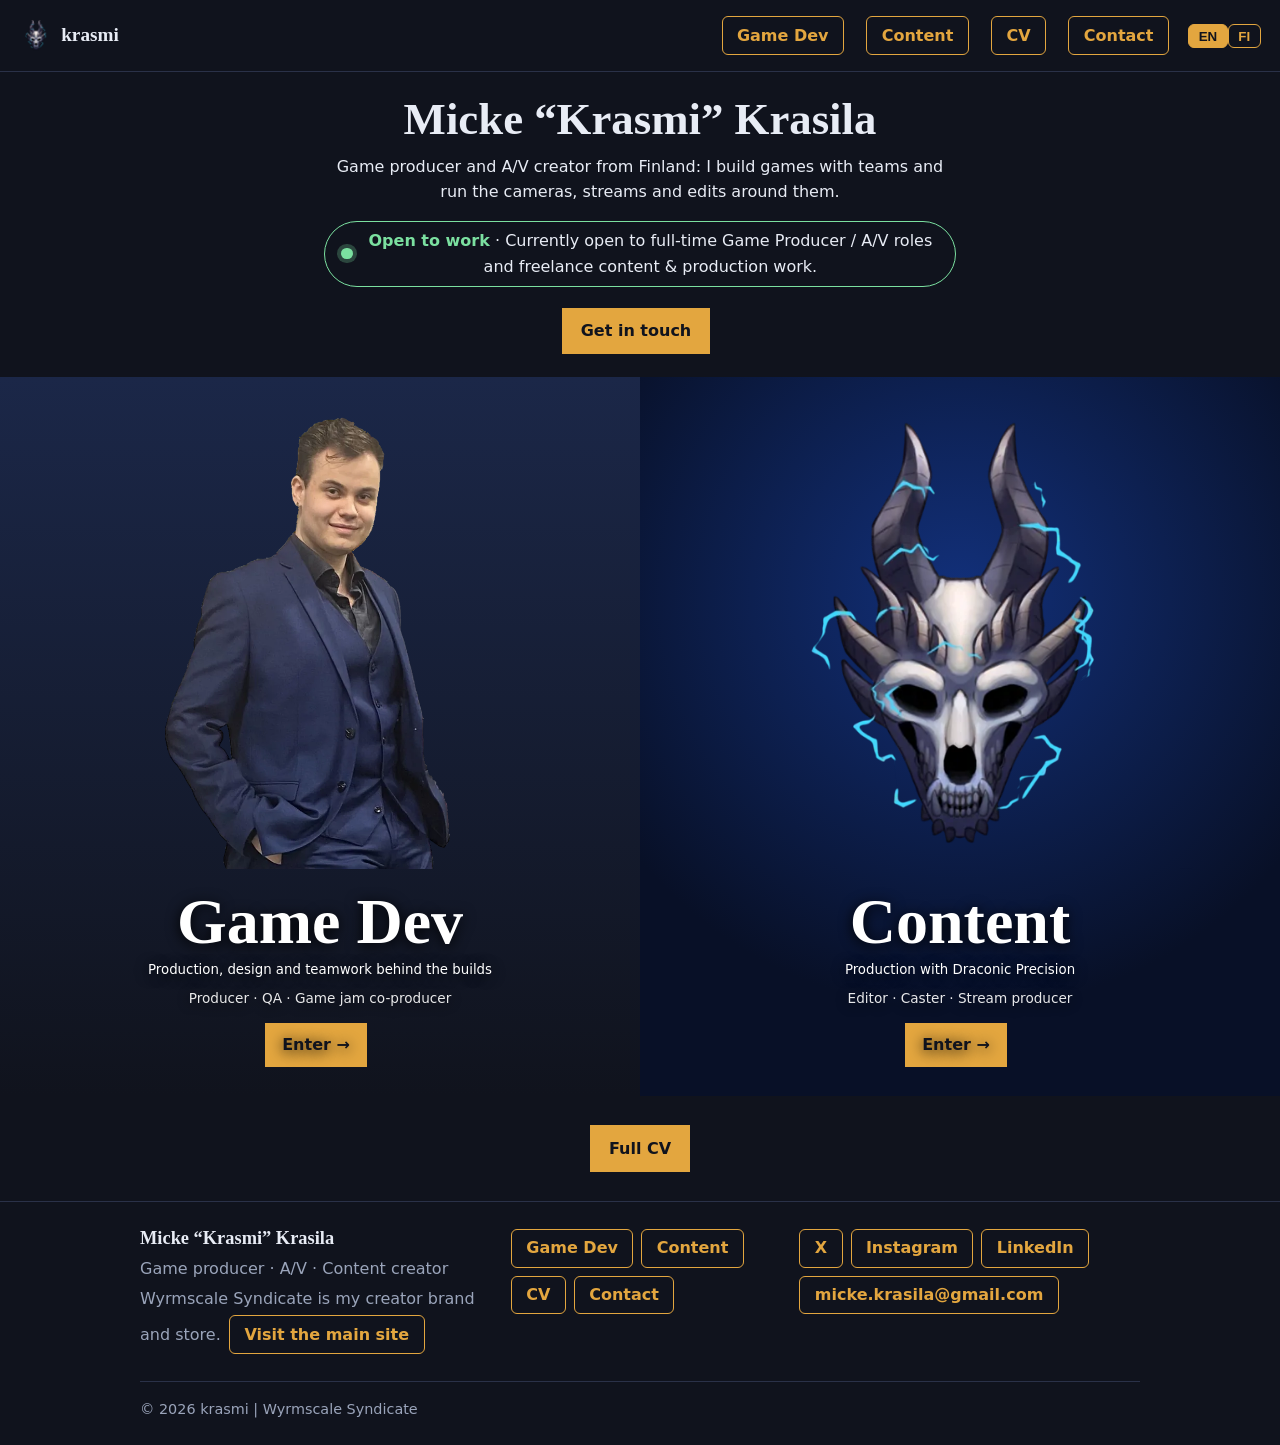
<file: index.html>
<!doctype html><html lang="en"><head><meta charset="utf-8"><meta name="viewport" content="width=device-width,initial-scale=1">
<title>Krasmi (Micke Krasila) – Game Producer &amp; A/V Content Creator</title><meta name="description" content="Portfolio of Micke Krasila (Krasmi): game production, live broadcast and content creation from Finland."><link rel="canonical" href="https://krasmi.wyrmscalesyndicate.com/"><meta property="og:url" content="https://krasmi.wyrmscalesyndicate.com/"><meta property="og:type" content="website"><meta property="og:site_name" content="Krasmi | Wyrmscale Syndicate"><meta property="og:locale" content="en_US"><meta property="og:locale:alternate" content="fi_FI"><meta property="og:title" content="Krasmi (Micke Krasila) – Game Producer &amp; A/V Content Creator"><meta property="og:description" content="Portfolio of Micke Krasila (Krasmi): game production, live broadcast and content creation from Finland."><meta property="og:image" content="https://krasmi.wyrmscalesyndicate.com/assets/og-home.jpg"><meta property="og:image:width" content="1200"><meta property="og:image:height" content="630"><meta property="og:image:alt" content="Krasmi: game producer and A/V content creator, Game Dev and Content"><meta name="twitter:card" content="summary_large_image"><meta name="twitter:title" content="Krasmi (Micke Krasila) – Game Producer &amp; A/V Content Creator"><meta name="twitter:description" content="Portfolio of Micke Krasila (Krasmi): game production, live broadcast and content creation from Finland."><meta name="twitter:image" content="https://krasmi.wyrmscalesyndicate.com/assets/og-home.jpg"><meta name="twitter:image:alt" content="Krasmi: game producer and A/V content creator, Game Dev and Content"><link rel="icon" href="assets/favicon.png" type="image/png"><link rel="apple-touch-icon" href="assets/apple-touch-icon.png"><meta name="theme-color" content="#10131d">
<script>try{var q=new URLSearchParams(location.search).get("theme"),s=sessionStorage;if(q)s.setItem("theme",q);var t=q||s.getItem("theme");if(t&&t!=="night")document.documentElement.dataset.theme=t}catch(e){}</script><link rel="stylesheet" href="assets/style.css?v=20261110"><script type="application/ld+json">{"@context":"https://schema.org","@graph":[{"@type":"WebSite","@id":"https://krasmi.wyrmscalesyndicate.com/#site","url":"https://krasmi.wyrmscalesyndicate.com/","name":"Krasmi | Wyrmscale Syndicate","inLanguage":["en","fi"],"publisher":{"@id":"https://krasmi.wyrmscalesyndicate.com/#person"}},{"@type":"Person","@id":"https://krasmi.wyrmscalesyndicate.com/#person","name":"Micke Krasila","alternateName":"Krasmi","url":"https://krasmi.wyrmscalesyndicate.com/","jobTitle":"Game Producer & A/V Content Creator","description":"Finnish game producer, A/V producer and content creator: game production and QA, live broadcast production, esports casting and video editing.","address":{"@type":"PostalAddress","addressCountry":"FI"},"knowsAbout":["Game production","Quality assurance","Live broadcast production","Esports casting","Video editing","OBS Studio","Streamer.bot","DaVinci Resolve","Unity","Unreal Engine"],"alumniOf":{"@type":"CollegeOrUniversity","name":"Kajaani University of Applied Sciences"},"sameAs":["https://wyrmscalesyndicate.com","https://twitch.tv/krasmi","https://youtube.com/@krasmi","https://youtube.com/@lifeofkrasmi","https://tiktok.com/@krasmithedragon","https://instagram.com/krasmithedragon","https://x.com/krasmithedragon","https://kick.com/krasmithedragon","https://bsky.app/profile/wyrmscalesyndicate.com"]}]}</script></head><body data-p="home"><header></header><section class="intro"><h1>Micke “Krasmi” Krasila</h1><p data-i="hi"></p><p data-status class="st"></p><p class="np"><a class="btn" href="contact.html" data-href="contact.html" data-i="gi"></a></p></section>
<main class="split"><a class="h g" href="game.html" data-href="game.html"><img src="assets/face.webp" alt="Micke Krasila"><span><b data-i="game"></b><small data-i="gt"></small><em class="tg" data-i="gtags"></em><i class="btn" data-i="enter"></i></span></a>
<a class="h c" href="content.html" data-href="content.html"><img src="assets/logo.webp" alt="Krasmi dragon skull logo"><span><b data-i="content"></b><small data-i="ct"></small><em class="tg" data-i="ctags"></em><i class="btn" data-i="enter"></i></span></a></main>
<p class="cvl"><a class="btn" href="cv.html" data-href="cv.html" data-i="full"></a></p>
<footer></footer><script src="assets/data.js?v=20261110"></script><script src="assets/app.js?v=20261110"></script></body></html>
</file>
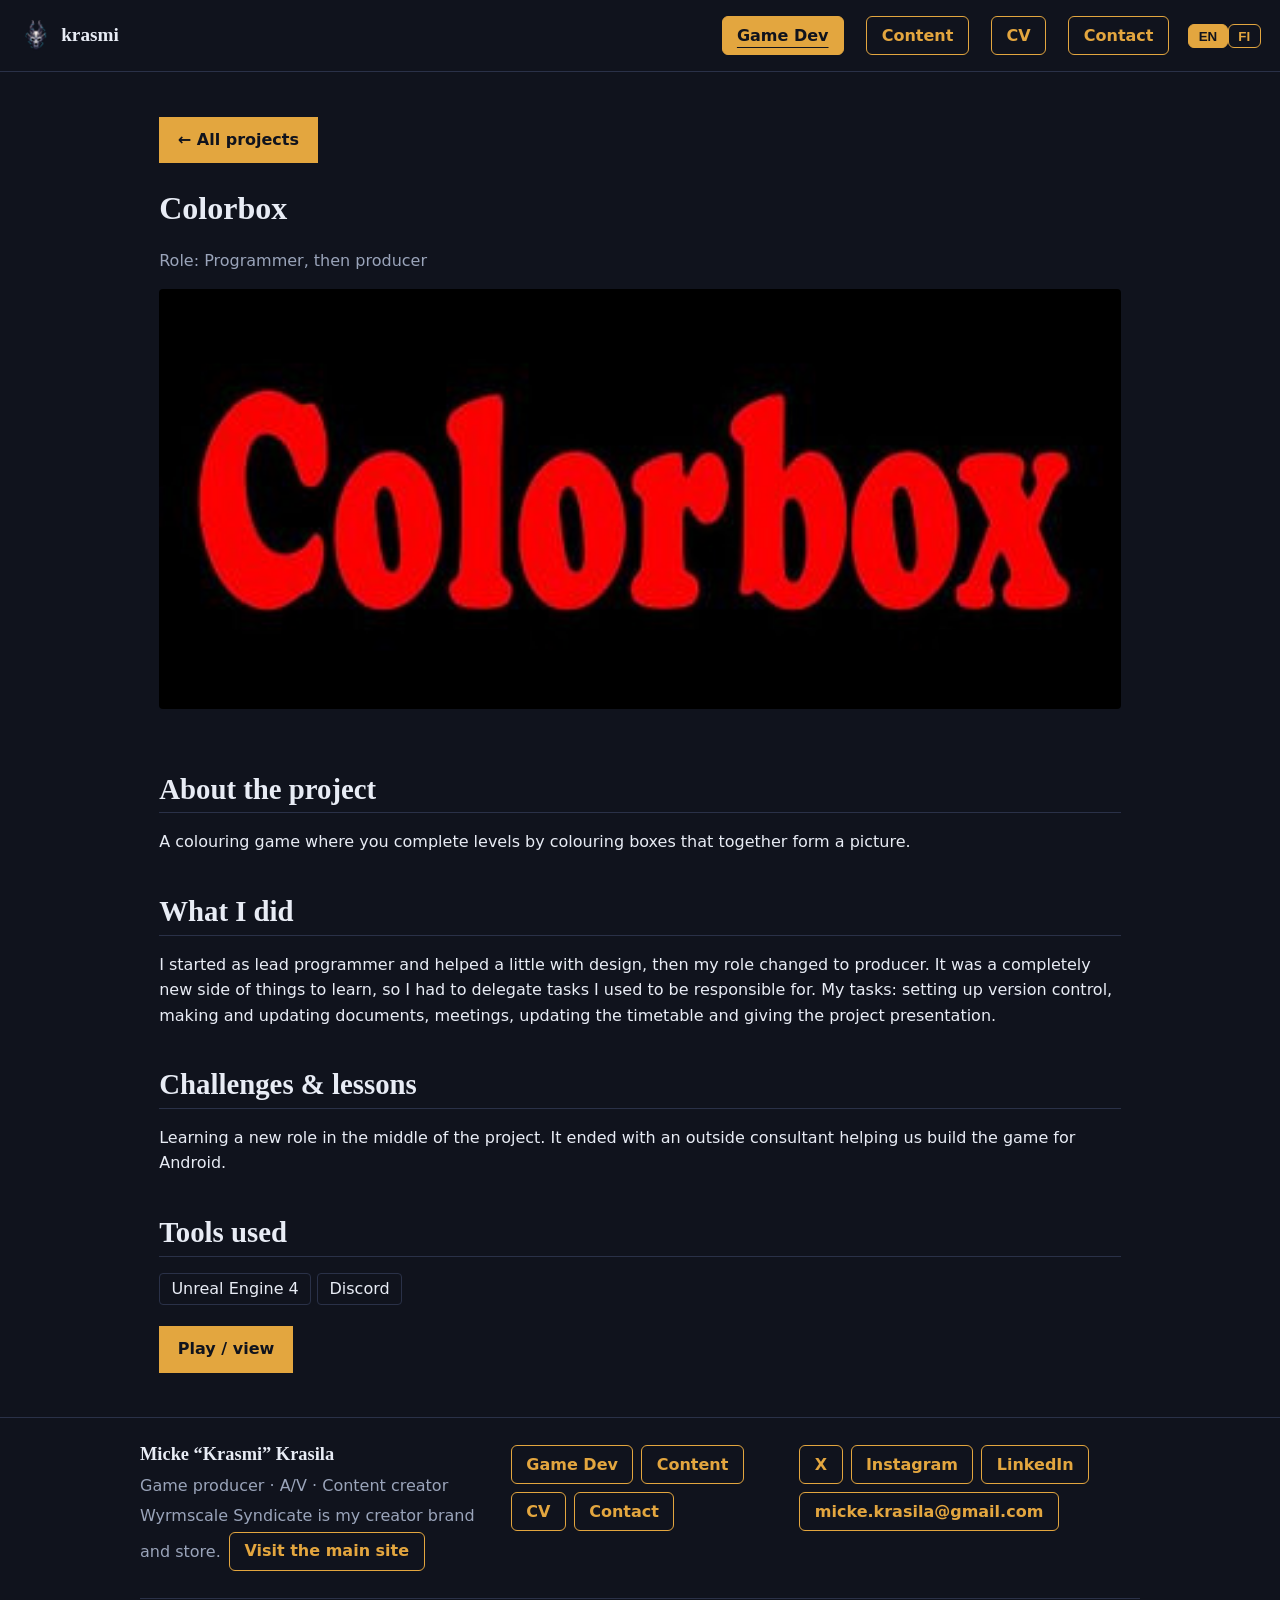
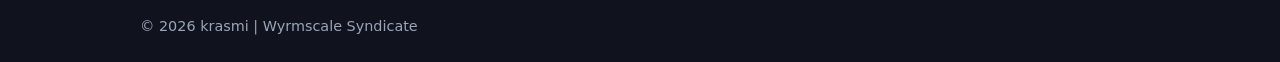
<file: colorbox.html>
<!doctype html><html lang="en"><head><meta charset="utf-8"><meta name="viewport" content="width=device-width,initial-scale=1">
<title>Colorbox: Game Project | Krasmi</title><meta name="description" content="Colorbox: a colouring puzzle game. Micke Krasila started as lead programmer and became producer."><link rel="canonical" href="https://krasmi.wyrmscalesyndicate.com/colorbox.html"><meta property="og:url" content="https://krasmi.wyrmscalesyndicate.com/colorbox.html"><meta property="og:type" content="website"><meta property="og:site_name" content="Krasmi | Wyrmscale Syndicate"><meta property="og:locale" content="en_US"><meta property="og:locale:alternate" content="fi_FI"><meta property="og:title" content="Colorbox: Game Project | Krasmi"><meta property="og:description" content="Colorbox: a colouring puzzle game. Micke Krasila started as lead programmer and became producer."><meta property="og:image" content="https://krasmi.wyrmscalesyndicate.com/assets/og-game.jpg"><meta property="og:image:width" content="1200"><meta property="og:image:height" content="630"><meta property="og:image:alt" content="Game Dev portfolio of Micke Krasila (Krasmi)"><meta name="twitter:card" content="summary_large_image"><meta name="twitter:title" content="Colorbox: Game Project | Krasmi"><meta name="twitter:description" content="Colorbox: a colouring puzzle game. Micke Krasila started as lead programmer and became producer."><meta name="twitter:image" content="https://krasmi.wyrmscalesyndicate.com/assets/og-game.jpg"><meta name="twitter:image:alt" content="Game Dev portfolio of Micke Krasila (Krasmi)"><link rel="icon" href="assets/favicon.png" type="image/png"><link rel="apple-touch-icon" href="assets/apple-touch-icon.png"><meta name="theme-color" content="#10131d">
<script>try{var q=new URLSearchParams(location.search).get("theme"),s=sessionStorage;if(q)s.setItem("theme",q);var t=q||s.getItem("theme");if(t&&t!=="night")document.documentElement.dataset.theme=t}catch(e){}</script><link rel="stylesheet" href="assets/style.css?v=20261110"><script type="application/ld+json">{"@context":"https://schema.org","@type":"CreativeWork","name":"Colorbox: game project","url":"https://krasmi.wyrmscalesyndicate.com/colorbox.html","description":"Colouring puzzle game; lead programmer then producer.","creator":{"@id":"https://krasmi.wyrmscalesyndicate.com/#person"},"inLanguage":["en","fi"]}</script></head><body class="g" data-p="g"><header></header>
<main id="pj" data-n="2"></main>
<footer></footer><script src="assets/data.js?v=20261110"></script><script src="assets/app.js?v=20261110"></script></body></html>
</file>
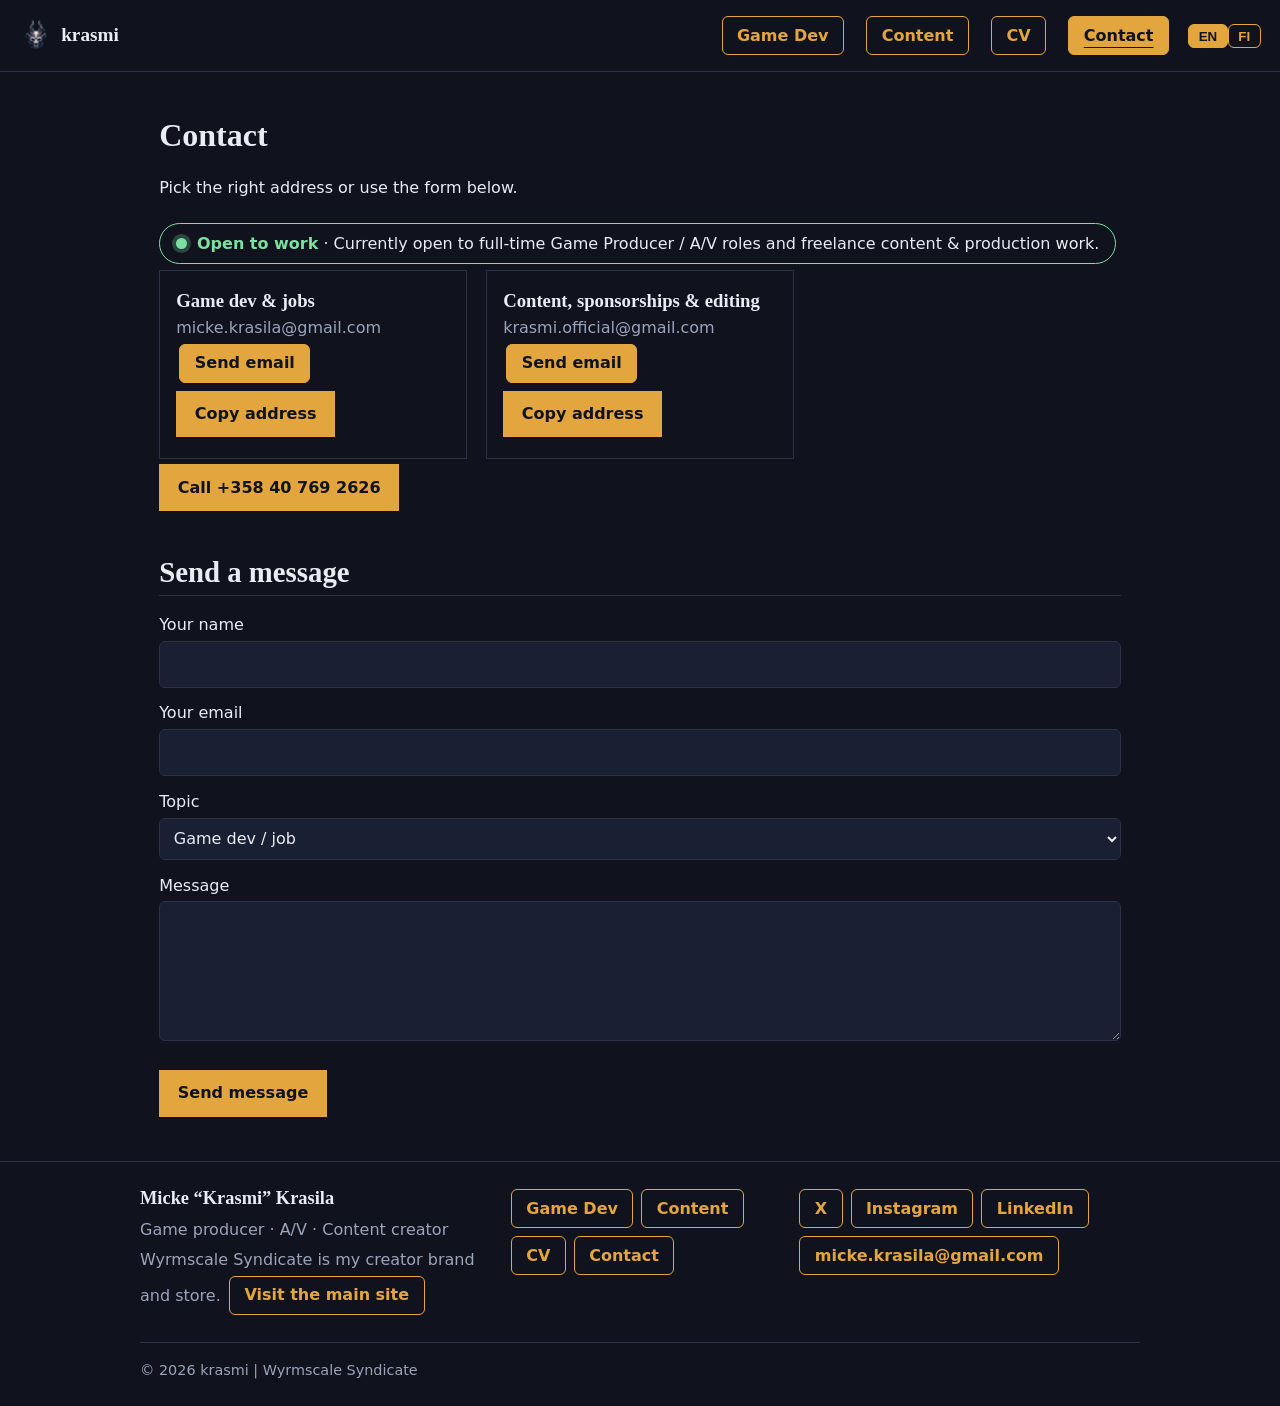
<file: contact.html>
<!doctype html><html lang="en"><head><meta charset="utf-8"><meta name="viewport" content="width=device-width,initial-scale=1">
<title>Contact | Krasmi</title><meta name="description" content="Contact Micke Krasila (Krasmi) about game development work, or about content, sponsorship and editing collaborations."><link rel="canonical" href="https://krasmi.wyrmscalesyndicate.com/contact.html"><meta property="og:url" content="https://krasmi.wyrmscalesyndicate.com/contact.html"><meta property="og:type" content="website"><meta property="og:site_name" content="Krasmi | Wyrmscale Syndicate"><meta property="og:locale" content="en_US"><meta property="og:locale:alternate" content="fi_FI"><meta property="og:title" content="Contact | Krasmi"><meta property="og:description" content="Contact Micke Krasila (Krasmi) about game development work, or about content, sponsorship and editing collaborations."><meta property="og:image" content="https://krasmi.wyrmscalesyndicate.com/assets/og-home.jpg"><meta property="og:image:width" content="1200"><meta property="og:image:height" content="630"><meta property="og:image:alt" content="Krasmi: game producer and A/V content creator, Game Dev and Content"><meta name="twitter:card" content="summary_large_image"><meta name="twitter:title" content="Contact | Krasmi"><meta name="twitter:description" content="Contact Micke Krasila (Krasmi) about game development work, or about content, sponsorship and editing collaborations."><meta name="twitter:image" content="https://krasmi.wyrmscalesyndicate.com/assets/og-home.jpg"><meta name="twitter:image:alt" content="Krasmi: game producer and A/V content creator, Game Dev and Content"><link rel="icon" href="assets/favicon.png" type="image/png"><link rel="apple-touch-icon" href="assets/apple-touch-icon.png"><meta name="theme-color" content="#10131d">
<script>try{var q=new URLSearchParams(location.search).get("theme"),s=sessionStorage;if(q)s.setItem("theme",q);var t=q||s.getItem("theme");if(t&&t!=="night")document.documentElement.dataset.theme=t}catch(e){}</script><link rel="stylesheet" href="assets/style.css?v=20261110"></head><body class="g" data-p="contact"><header></header>
<main><h1 data-i="contact"></h1><p data-i="cintro"></p><p data-status class="st"></p><div class="grid">
<div class="card"><h3 data-i="ct1"></h3><p class="m">micke.krasila@gmail.com</p><a class="btn" href="mailto:micke.krasila@gmail.com" data-i="mailb"></a><button class="btn" data-copy="micke.krasila@gmail.com" data-i="copy"></button></div>
<div class="card"><h3 data-i="ct2"></h3><p class="m">krasmi.official@gmail.com</p><a class="btn" href="mailto:krasmi.official@gmail.com" data-i="mailb"></a><button class="btn" data-copy="krasmi.official@gmail.com" data-i="copy"></button></div></div>
<div id="tel"></div><h2 data-i="form"></h2>
<form id="cf" novalidate><label for="f-name" data-i="nm"></label><input id="f-name" name="name" autocomplete="name" aria-describedby="e-name"><p class="err" id="e-name"></p>
<label for="f-email" data-i="em"></label><input id="f-email" name="email" type="email" autocomplete="email" aria-describedby="e-email"><p class="err" id="e-email"></p>
<label for="f-topic" data-i="tp"></label><select id="f-topic" name="topic"><option value="game" data-i="tp1"></option><option value="content" data-i="tp2"></option><option value="other" data-i="tp3"></option></select>
<label for="f-msg" data-i="ms"></label><textarea id="f-msg" name="msg" aria-describedby="e-msg"></textarea><p class="err" id="e-msg"></p>
<p><button class="btn" type="submit" data-i="send"></button></p><div id="msg" role="status" aria-live="polite"></div></form></main>
<footer></footer><script src="assets/data.js?v=20261110"></script><script src="assets/app.js?v=20261110"></script></body></html>
</file>
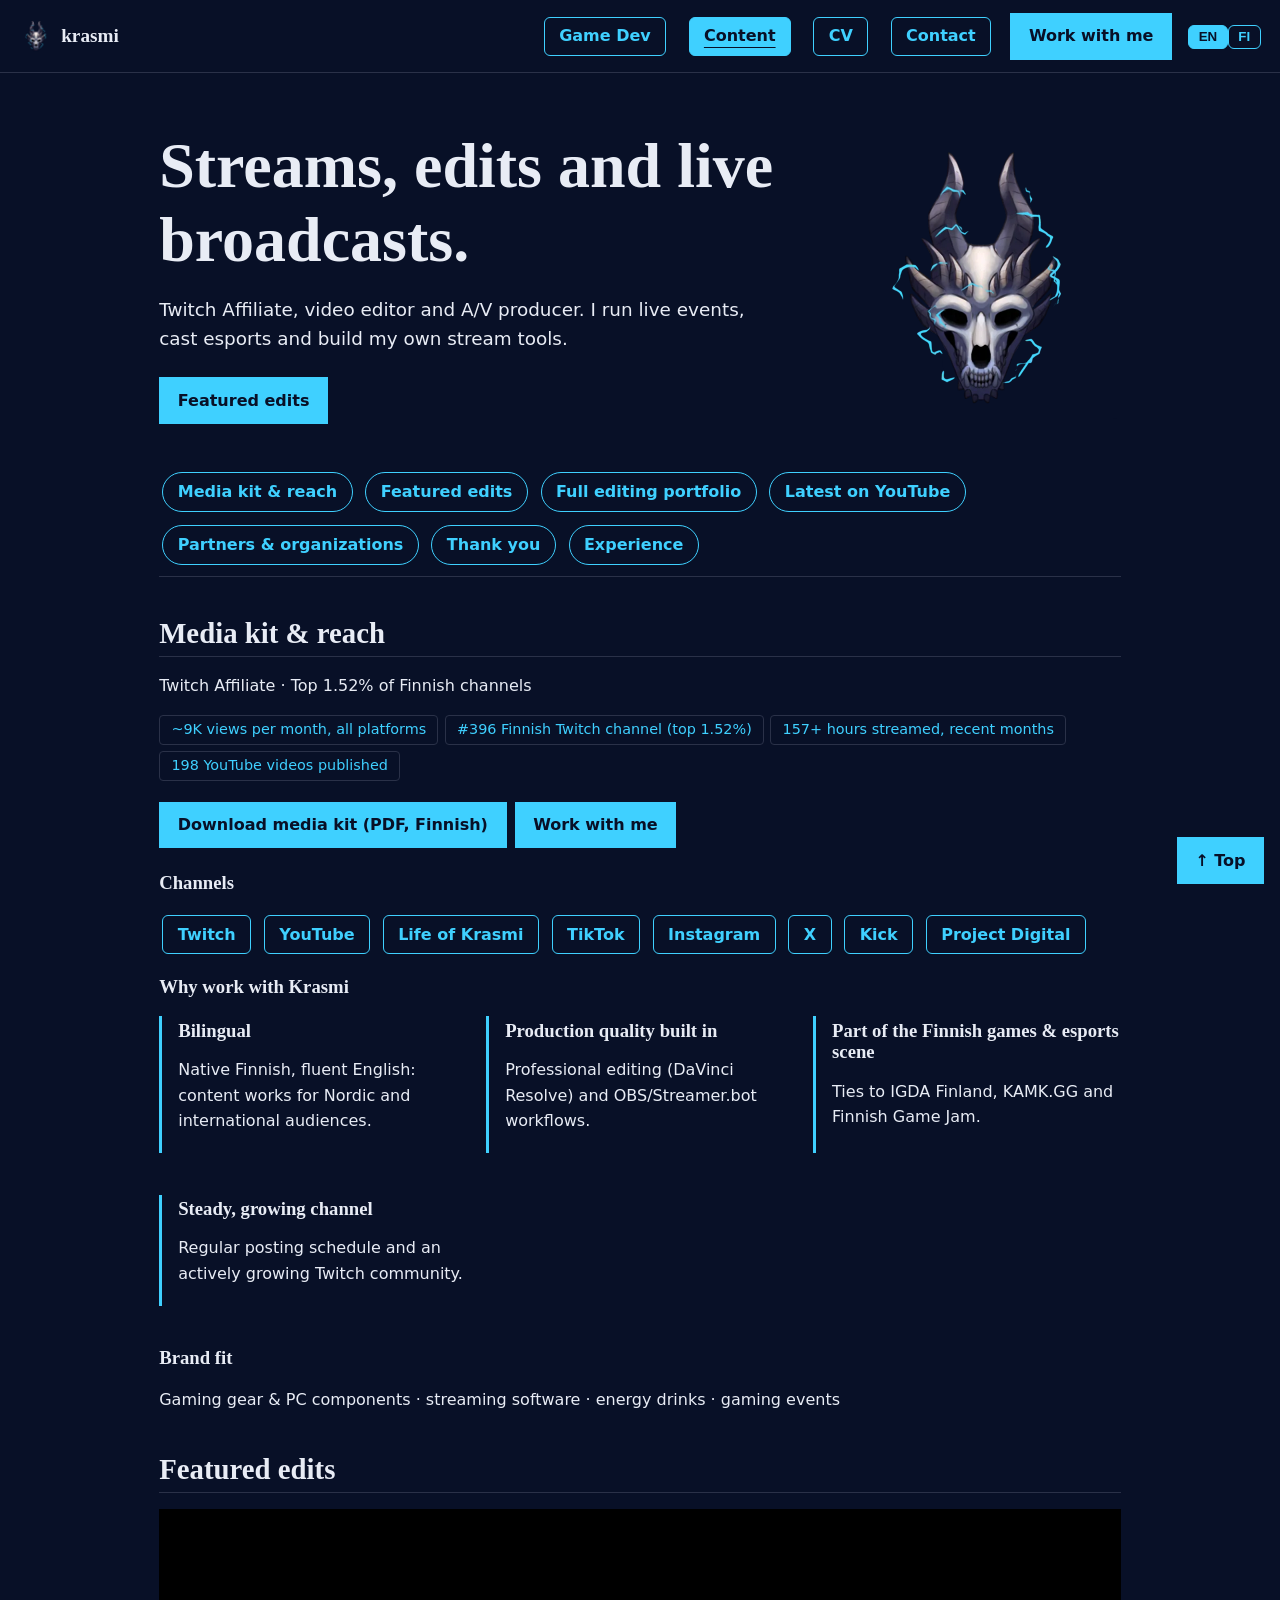
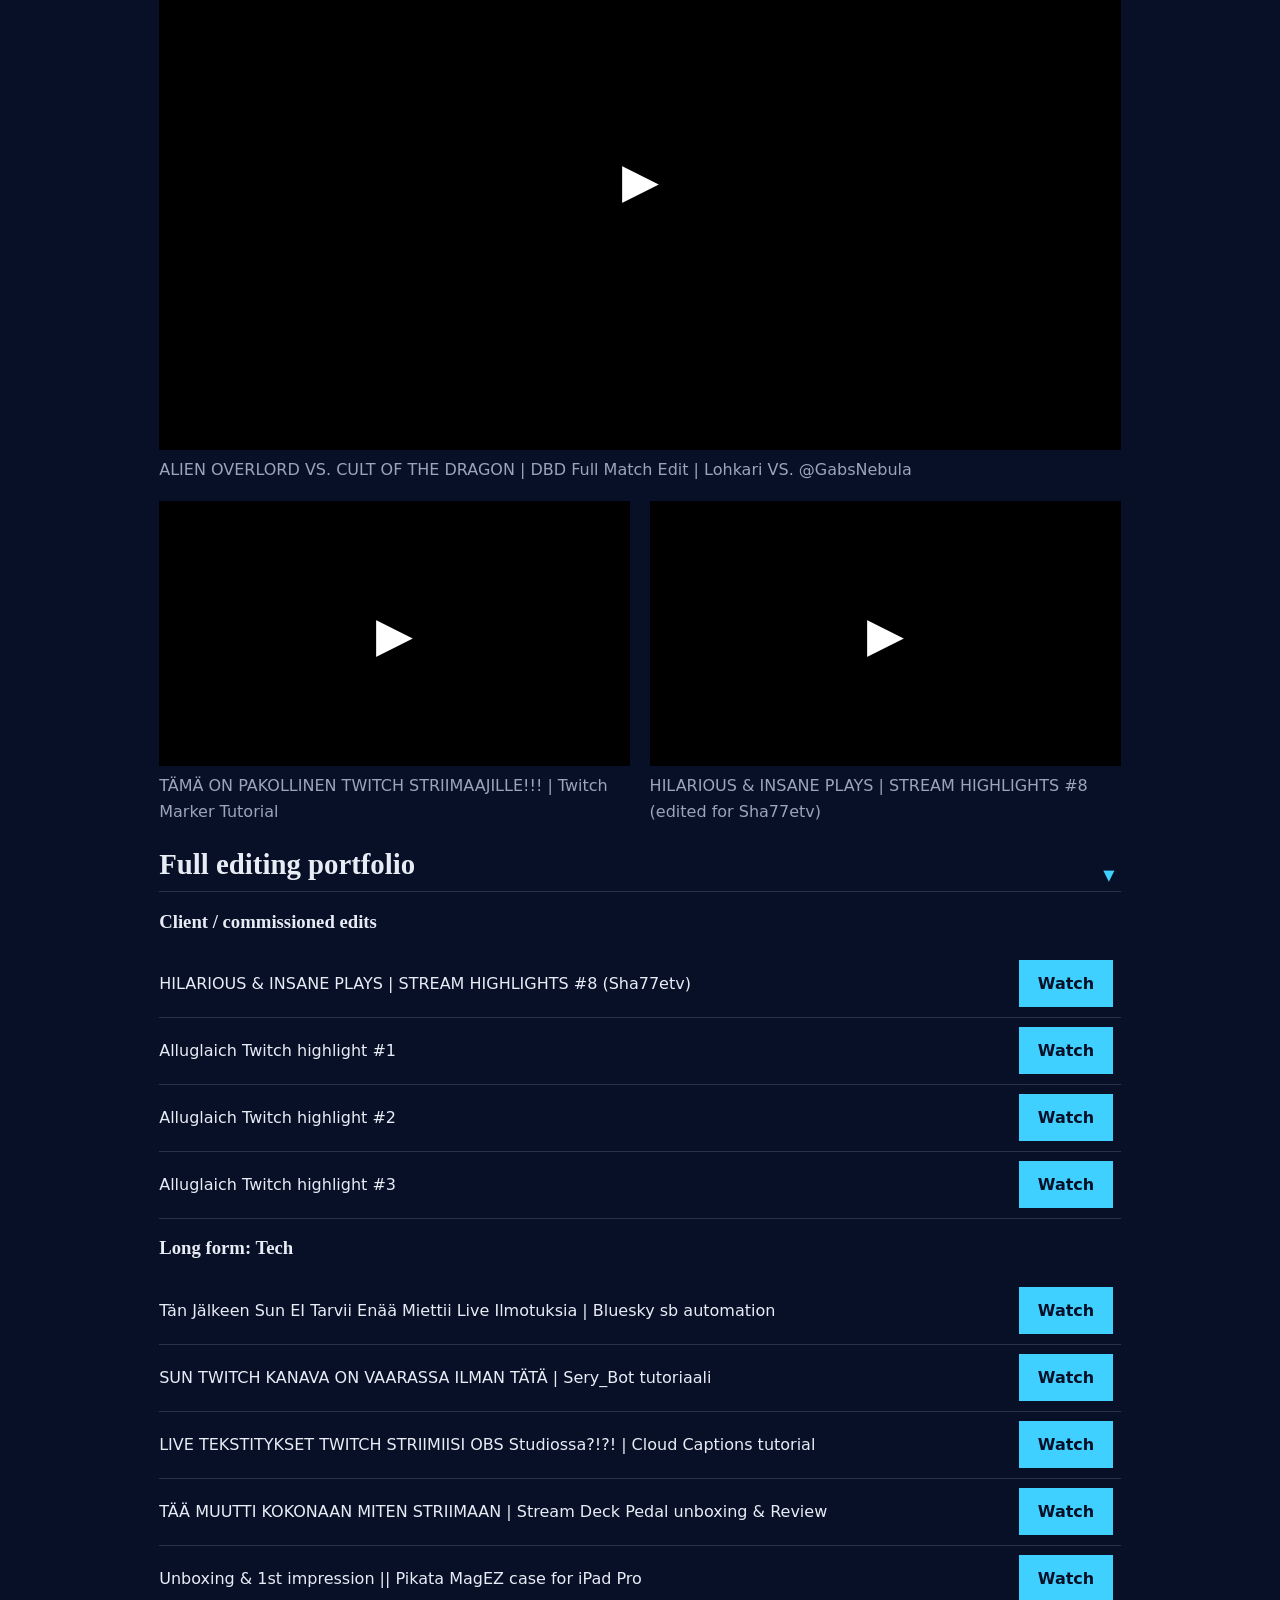
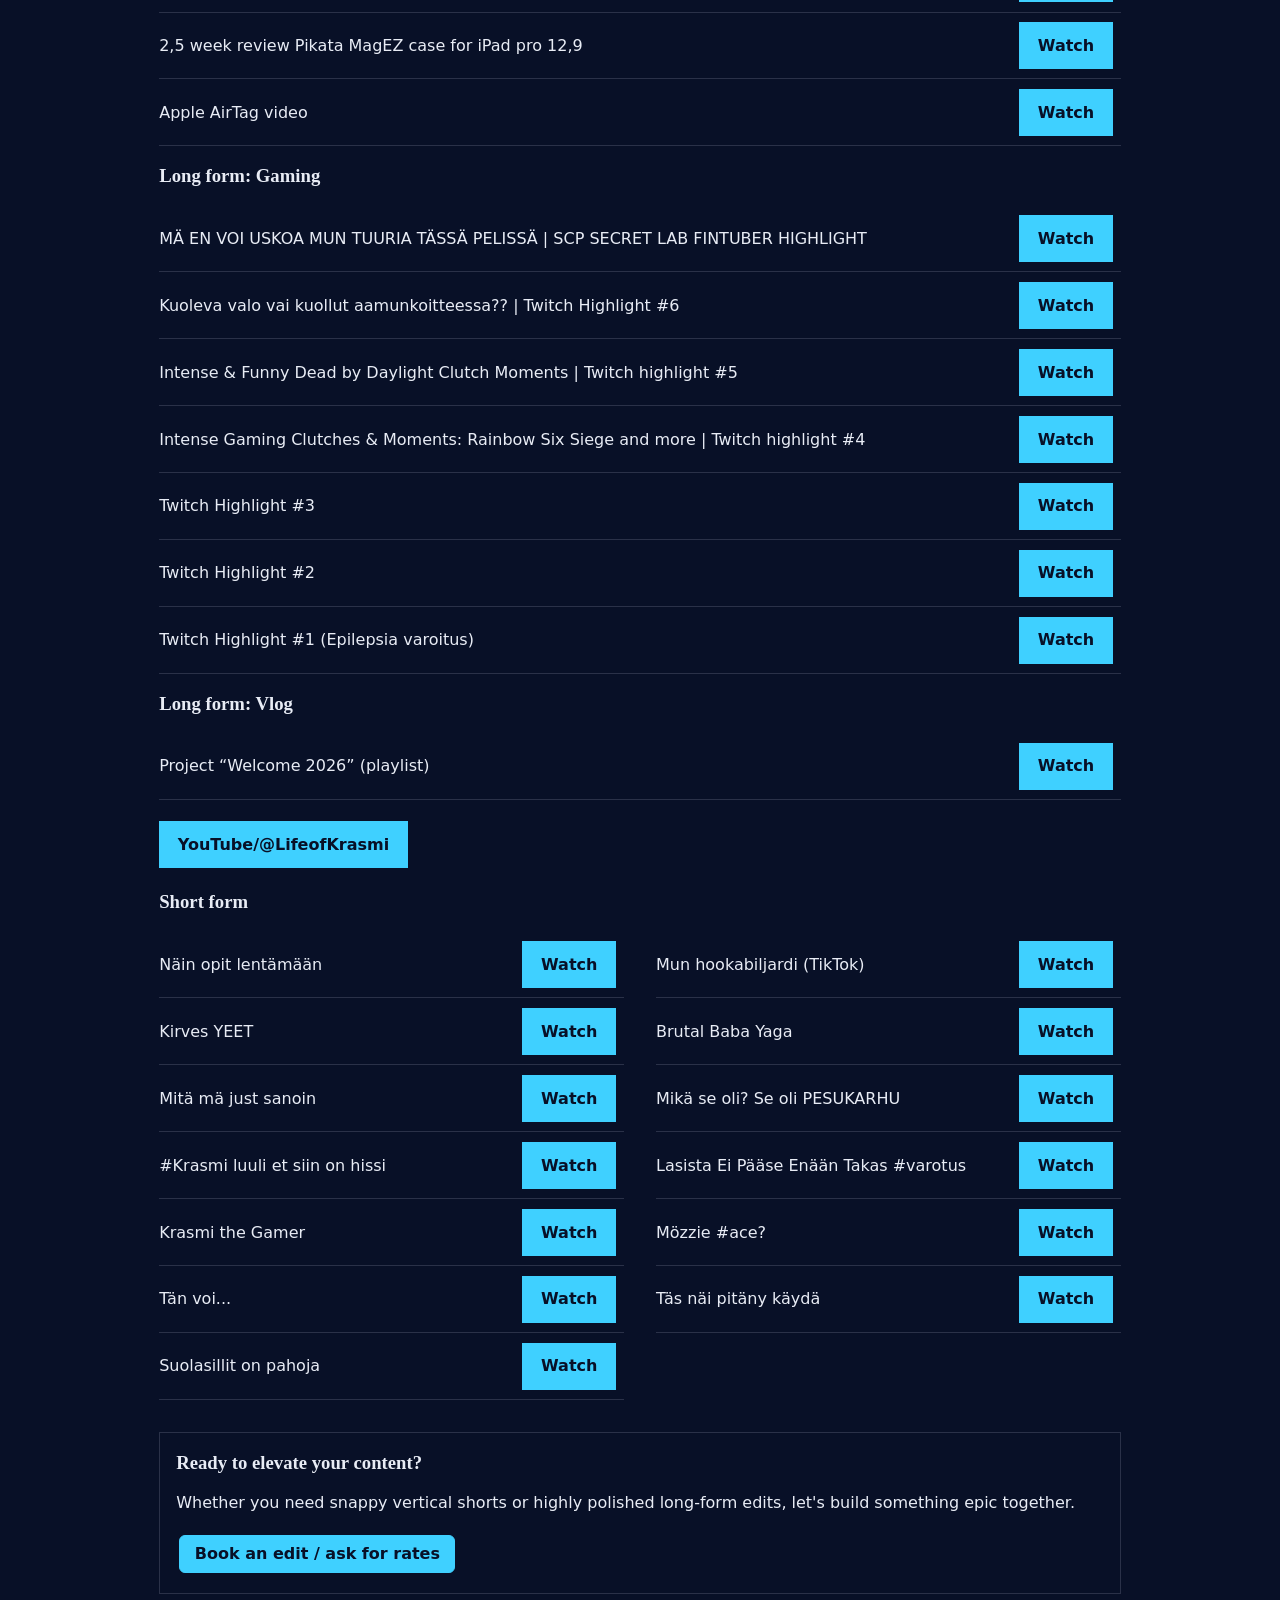
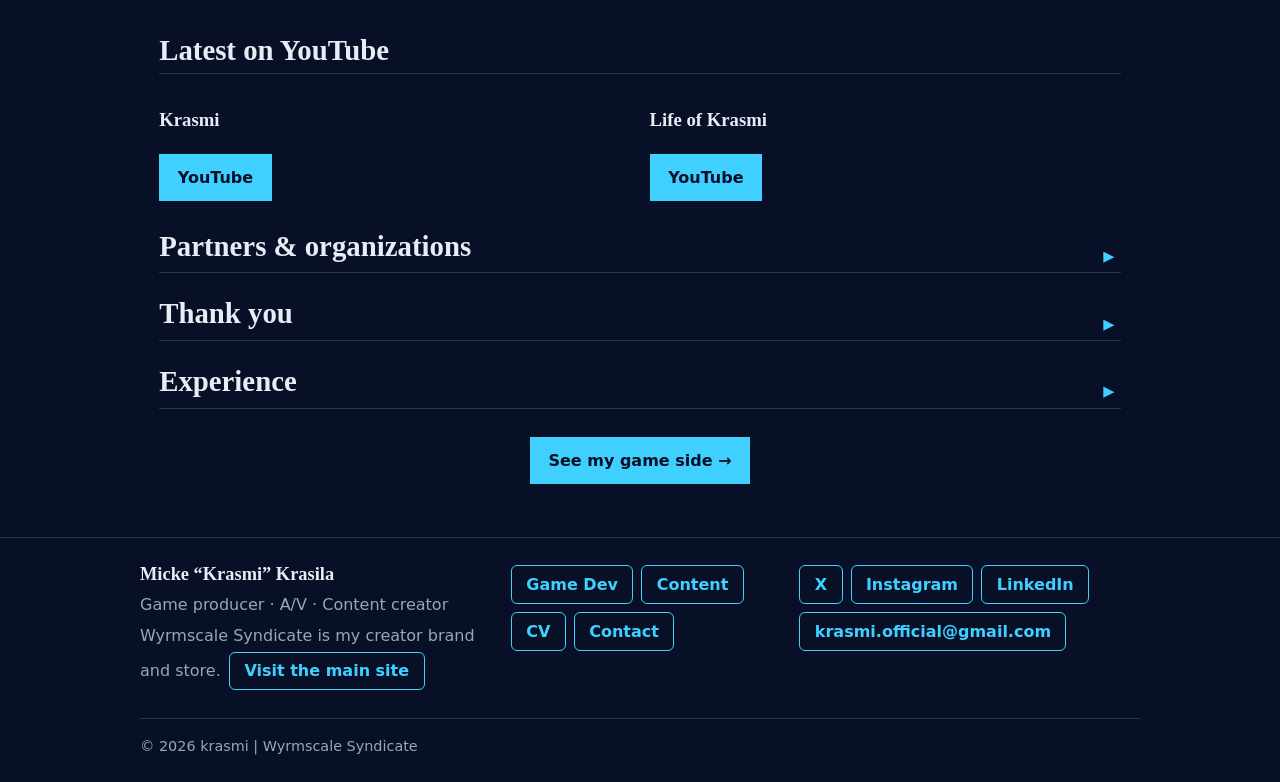
<file: content.html>
<!doctype html><html lang="en"><head><meta charset="utf-8"><meta name="viewport" content="width=device-width,initial-scale=1">
<title>Content, Editing &amp; Live Production | Krasmi</title><meta name="description" content="Video editing, live broadcast production and creator work by Krasmi: media kit, partners, featured edits and the full editing portfolio."><link rel="canonical" href="https://krasmi.wyrmscalesyndicate.com/content.html"><meta property="og:url" content="https://krasmi.wyrmscalesyndicate.com/content.html"><meta property="og:type" content="website"><meta property="og:site_name" content="Krasmi | Wyrmscale Syndicate"><meta property="og:locale" content="en_US"><meta property="og:locale:alternate" content="fi_FI"><meta property="og:title" content="Content, Editing &amp; Live Production | Krasmi"><meta property="og:description" content="Video editing, live broadcast production and creator work by Krasmi: media kit, partners, featured edits and the full editing portfolio."><meta property="og:image" content="https://krasmi.wyrmscalesyndicate.com/assets/og-content.jpg"><meta property="og:image:width" content="1200"><meta property="og:image:height" content="630"><meta property="og:image:alt" content="Content portfolio of Krasmi: editing, streaming and live production"><meta name="twitter:card" content="summary_large_image"><meta name="twitter:title" content="Content, Editing &amp; Live Production | Krasmi"><meta name="twitter:description" content="Video editing, live broadcast production and creator work by Krasmi: media kit, partners, featured edits and the full editing portfolio."><meta name="twitter:image" content="https://krasmi.wyrmscalesyndicate.com/assets/og-content.jpg"><meta name="twitter:image:alt" content="Content portfolio of Krasmi: editing, streaming and live production"><link rel="icon" href="assets/favicon.png" type="image/png"><link rel="apple-touch-icon" href="assets/apple-touch-icon.png"><meta name="theme-color" content="#10131d">
<script>try{var q=new URLSearchParams(location.search).get("theme"),s=sessionStorage;if(q)s.setItem("theme",q);var t=q||s.getItem("theme");if(t&&t!=="night")document.documentElement.dataset.theme=t}catch(e){}</script><link rel="stylesheet" href="assets/style.css?v=20261110"><script type="application/ld+json">{"@context":"https://schema.org","@type":"CollectionPage","name":"Content, Editing & Live Production","url":"https://krasmi.wyrmscalesyndicate.com/content.html","author":{"@id":"https://krasmi.wyrmscalesyndicate.com/#person"},"about":["Video editing","Live streaming","Esports broadcast production","Content creation"]}</script></head><body class="c" data-p="c" data-f="content"><header></header>
<main><section class="hero"><div><h1 data-i="ch"></h1><p data-i="cp"></p><a class="btn" href="#vids" data-i="feat"></a></div><img src="assets/logo.webp" alt="Krasmi dragon skull logo"></section>
<nav id="sub" class="sub" aria-label="Sections"></nav>
<section id="kit"><h2 data-i="kit"></h2><p data-i="hl"></p><p class="chips"><span class="k" data-i="s1"></span><span class="k" data-i="s2"></span><span class="k" data-i="s3"></span><span class="k" data-i="s4"></span></p>
<p><a class="btn" id="kitbtn" href="assets/media-kit-en.pdf" data-i="kitd"></a><a class="btn" href="mailto:krasmi.official@gmail.com" data-i="work"></a></p>
<h3 data-i="chn"></h3><p class="chips"><a data-ic="twitch" href="https://twitch.tv/krasmi">Twitch</a><a data-ic="youtube" href="https://youtube.com/@krasmi">YouTube</a><a data-ic="youtube" href="https://youtube.com/@lifeofkrasmi">Life of Krasmi</a><a data-ic="tiktok" href="https://tiktok.com/@krasmithedragon">TikTok</a><a data-ic="instagram" href="https://instagram.com/krasmithedragon">Instagram</a><a data-ic="x" href="https://x.com/krasmithedragon">X</a><a data-ic="kick" href="https://kick.com/krasmithedragon">Kick</a><a href="https://projectdigital.io/creators/Krasmi">Project Digital</a></p>
<h3 data-i="why"></h3><div class="grid"><article><h3 data-i="w1t"></h3><p data-i="w1"></p></article><article><h3 data-i="w2t"></h3><p data-i="w2"></p></article><article><h3 data-i="w3t"></h3><p data-i="w3"></p></article><article><h3 data-i="w4t"></h3><p data-i="w4"></p></article></div><h3 data-i="bf"></h3><p data-i="bft"></p>
</section>
<section id="featured"><h2 data-i="feat"></h2><div id="vids" class="grid"></div></section>
<details class="sec" id="portfolio" open><summary><h2 data-i="ep"></h2></summary><div id="pf"></div><div class="card cta"><h3 data-i="cta"></h3><p data-i="ctat"></p><a class="btn" href="mailto:krasmi.official@gmail.com" data-i="book"></a></div></details>
<section id="latest-s"><h2 data-i="latest"></h2><div id="latest" class="grid"></div></section>
<details class="sec" id="partners"><summary><h2 data-i="cl"></h2></summary><div id="cl" class="grid"></div></details>
<details class="sec" id="thanks"><summary><h2 data-i="th"></h2></summary><p class="m" data-i="tht"></p><div id="th" class="grid"></div></details>
<details class="sec" id="experience"><summary><h2 data-i="exp"></h2></summary><div id="flt" class="flt"></div><div id="exp"></div></details>
<p class="cvl"><a class="btn" data-href="game.html" data-i="seeg"></a></p><button class="btn top" id="top" hidden data-i="top"></button></main>
<footer></footer><script src="assets/data.js?v=20261110"></script><script src="assets/app.js?v=20261110"></script></body></html>
</file>
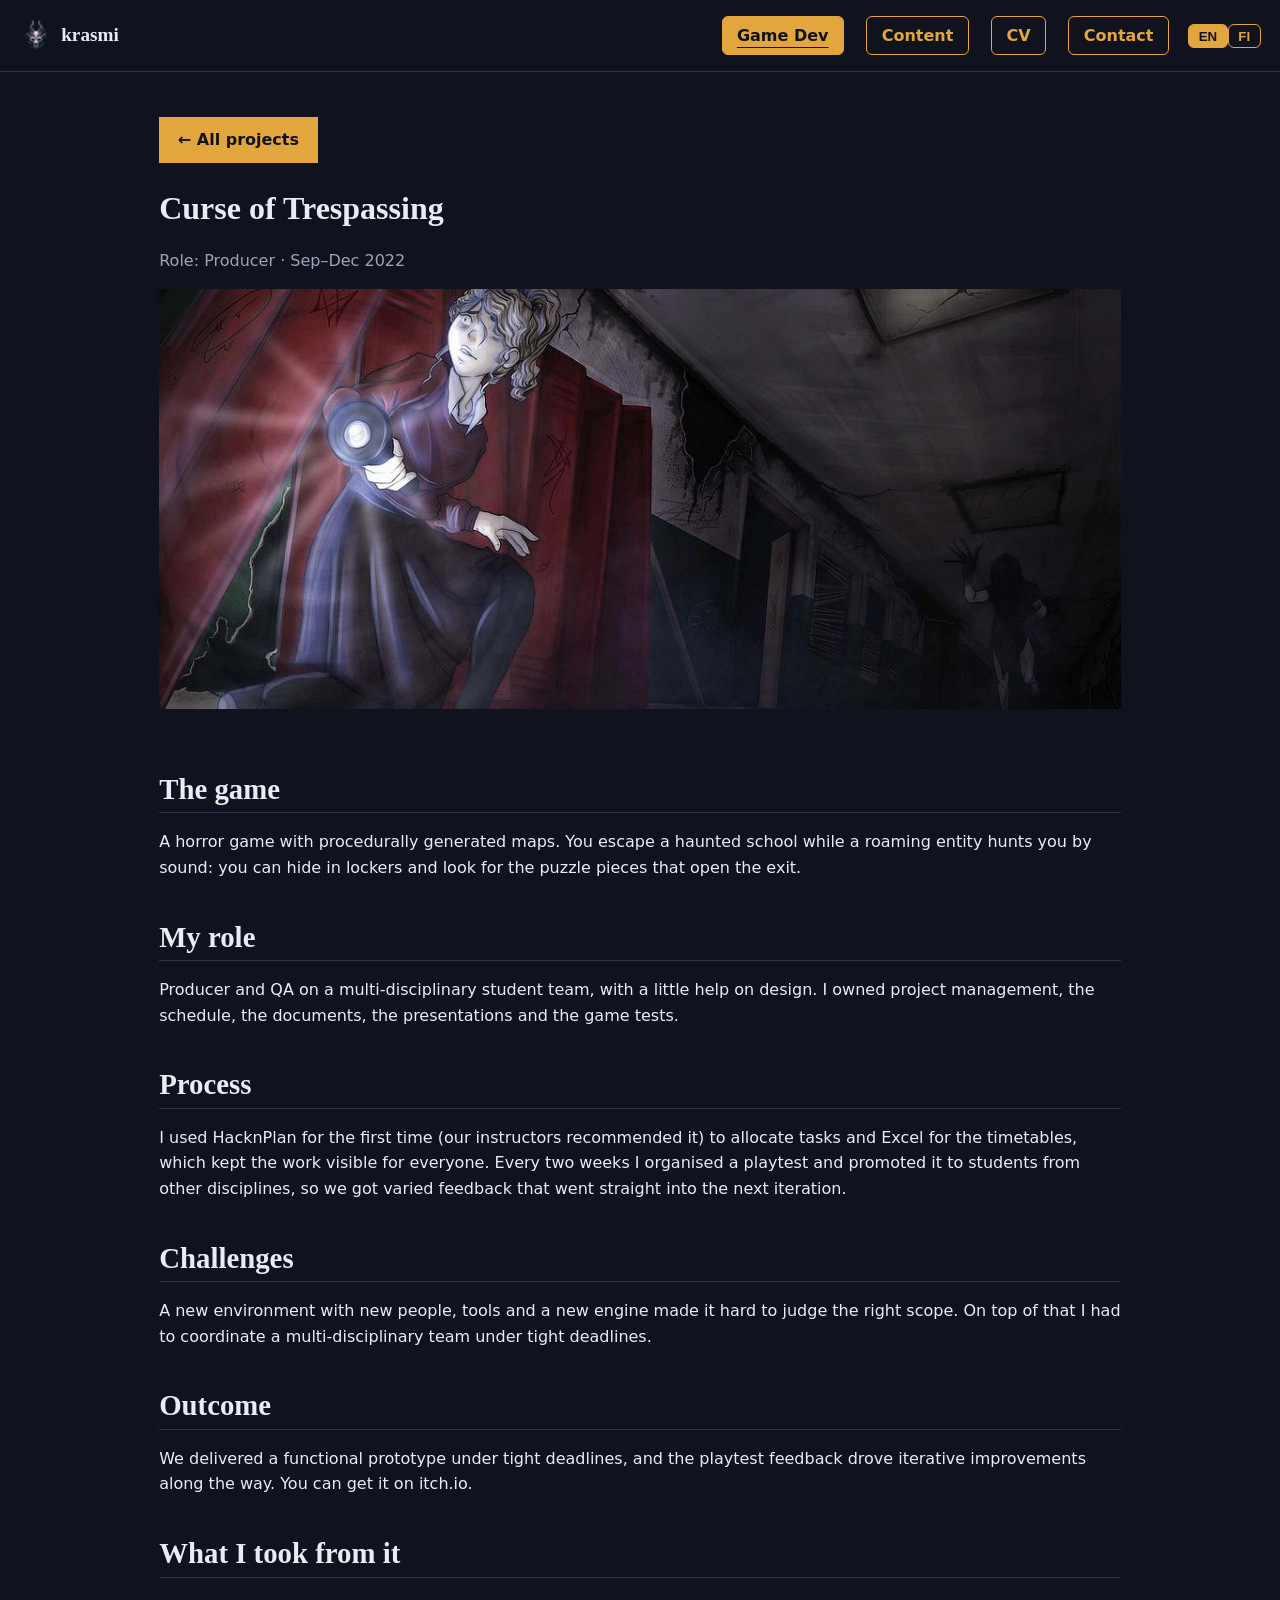
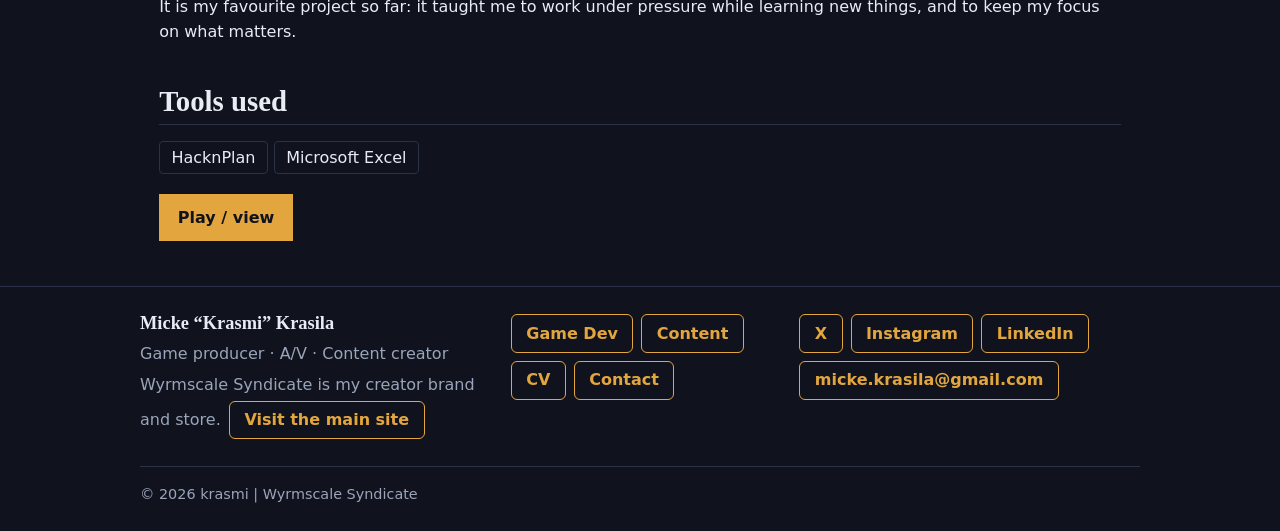
<file: curse-of-trespassing.html>
<!doctype html><html lang="en"><head><meta charset="utf-8"><meta name="viewport" content="width=device-width,initial-scale=1">
<title>Curse of Trespassing: Case Study | Krasmi</title><meta name="description" content="Case study of Curse of Trespassing, a horror game made by a student team. Micke Krasila worked as producer and QA."><link rel="canonical" href="https://krasmi.wyrmscalesyndicate.com/curse-of-trespassing.html"><meta property="og:url" content="https://krasmi.wyrmscalesyndicate.com/curse-of-trespassing.html"><meta property="og:type" content="website"><meta property="og:site_name" content="Krasmi | Wyrmscale Syndicate"><meta property="og:locale" content="en_US"><meta property="og:locale:alternate" content="fi_FI"><meta property="og:title" content="Curse of Trespassing: Case Study | Krasmi"><meta property="og:description" content="Case study of Curse of Trespassing, a horror game made by a student team. Micke Krasila worked as producer and QA."><meta property="og:image" content="https://krasmi.wyrmscalesyndicate.com/assets/og-game.jpg"><meta property="og:image:width" content="1200"><meta property="og:image:height" content="630"><meta property="og:image:alt" content="Game Dev portfolio of Micke Krasila (Krasmi)"><meta name="twitter:card" content="summary_large_image"><meta name="twitter:title" content="Curse of Trespassing: Case Study | Krasmi"><meta name="twitter:description" content="Case study of Curse of Trespassing, a horror game made by a student team. Micke Krasila worked as producer and QA."><meta name="twitter:image" content="https://krasmi.wyrmscalesyndicate.com/assets/og-game.jpg"><meta name="twitter:image:alt" content="Game Dev portfolio of Micke Krasila (Krasmi)"><link rel="icon" href="assets/favicon.png" type="image/png"><link rel="apple-touch-icon" href="assets/apple-touch-icon.png"><meta name="theme-color" content="#10131d">
<script>try{var q=new URLSearchParams(location.search).get("theme"),s=sessionStorage;if(q)s.setItem("theme",q);var t=q||s.getItem("theme");if(t&&t!=="night")document.documentElement.dataset.theme=t}catch(e){}</script><link rel="stylesheet" href="assets/style.css?v=20261110"><script type="application/ld+json">{"@context":"https://schema.org","@type":"CreativeWork","name":"Curse of Trespassing: case study","url":"https://krasmi.wyrmscalesyndicate.com/curse-of-trespassing.html","description":"Case study of a horror game made by a student team; producer and QA role.","creator":{"@id":"https://krasmi.wyrmscalesyndicate.com/#person"},"inLanguage":["en","fi"],"about":"Game production"}</script></head><body class="g" data-p="g"><header></header>
<main id="pj" data-n="0"></main>
<footer></footer><script src="assets/data.js?v=20261110"></script><script src="assets/app.js?v=20261110"></script></body></html>
</file>
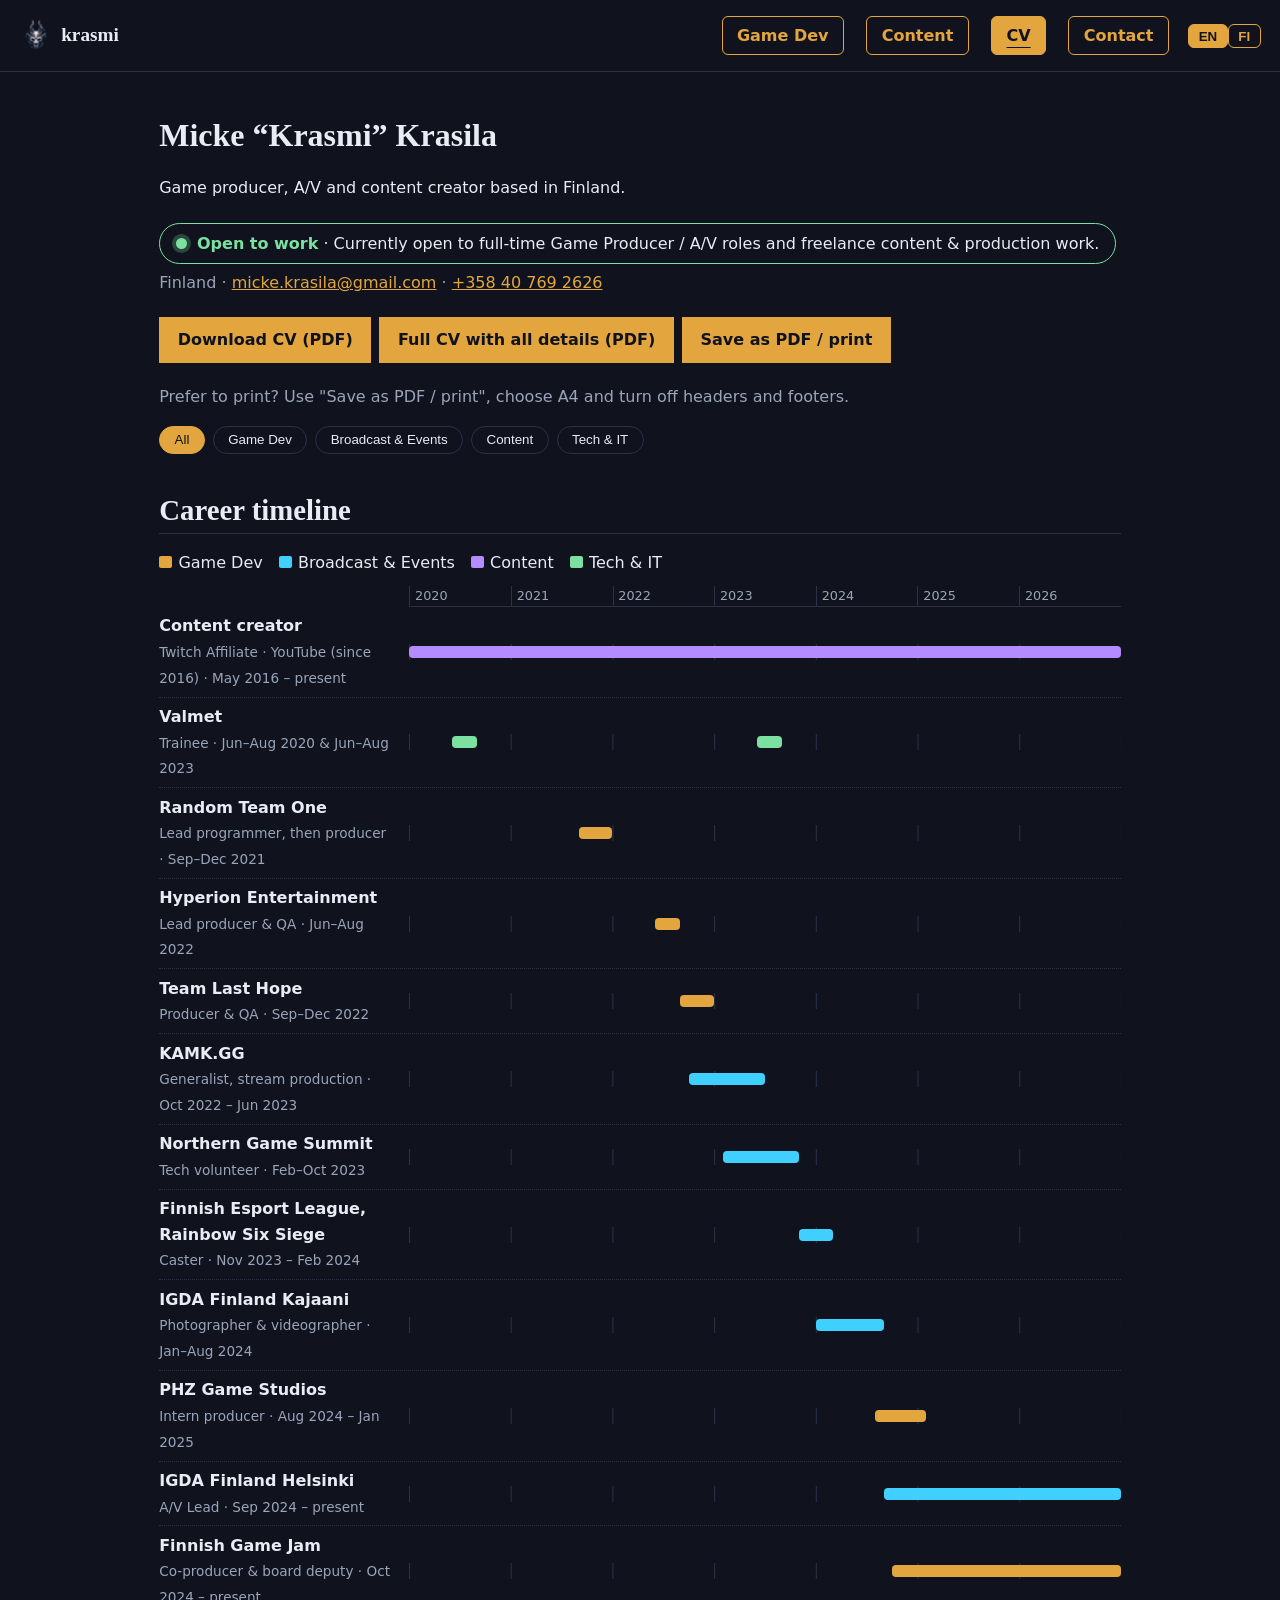
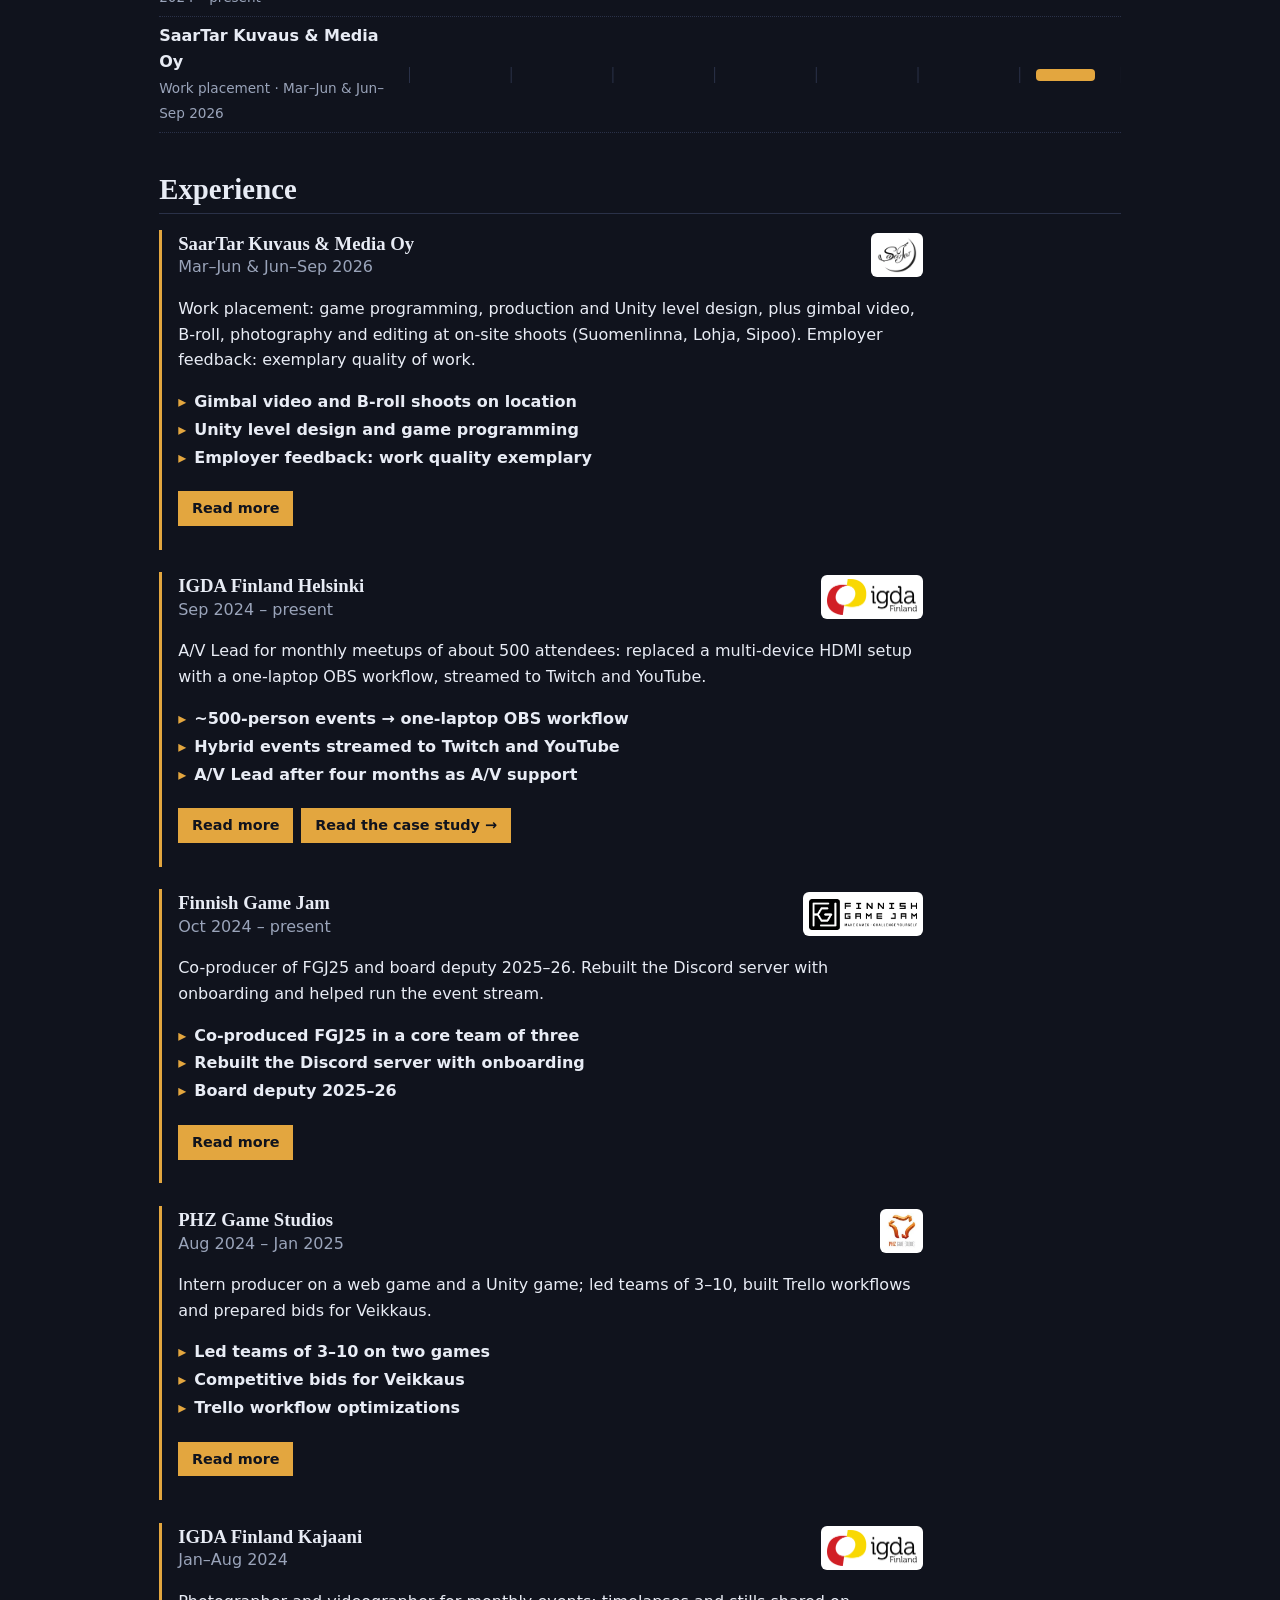
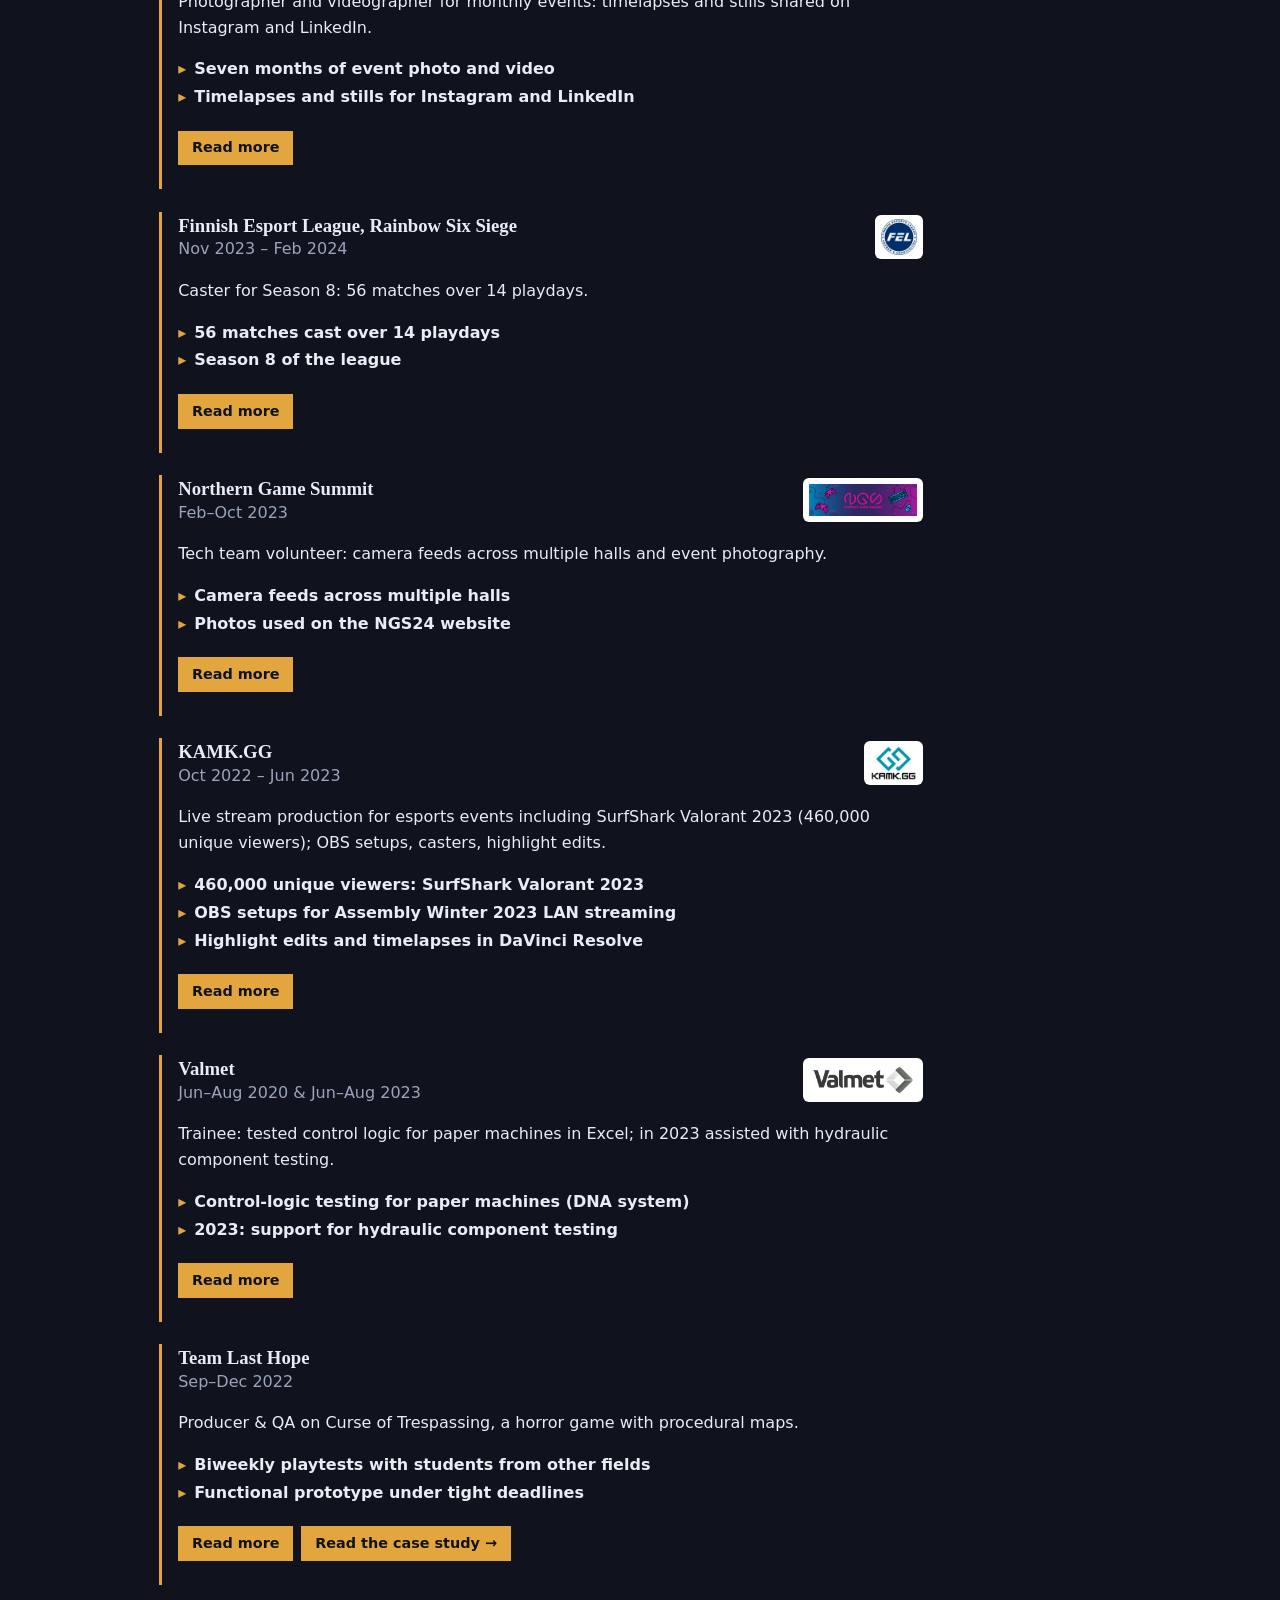
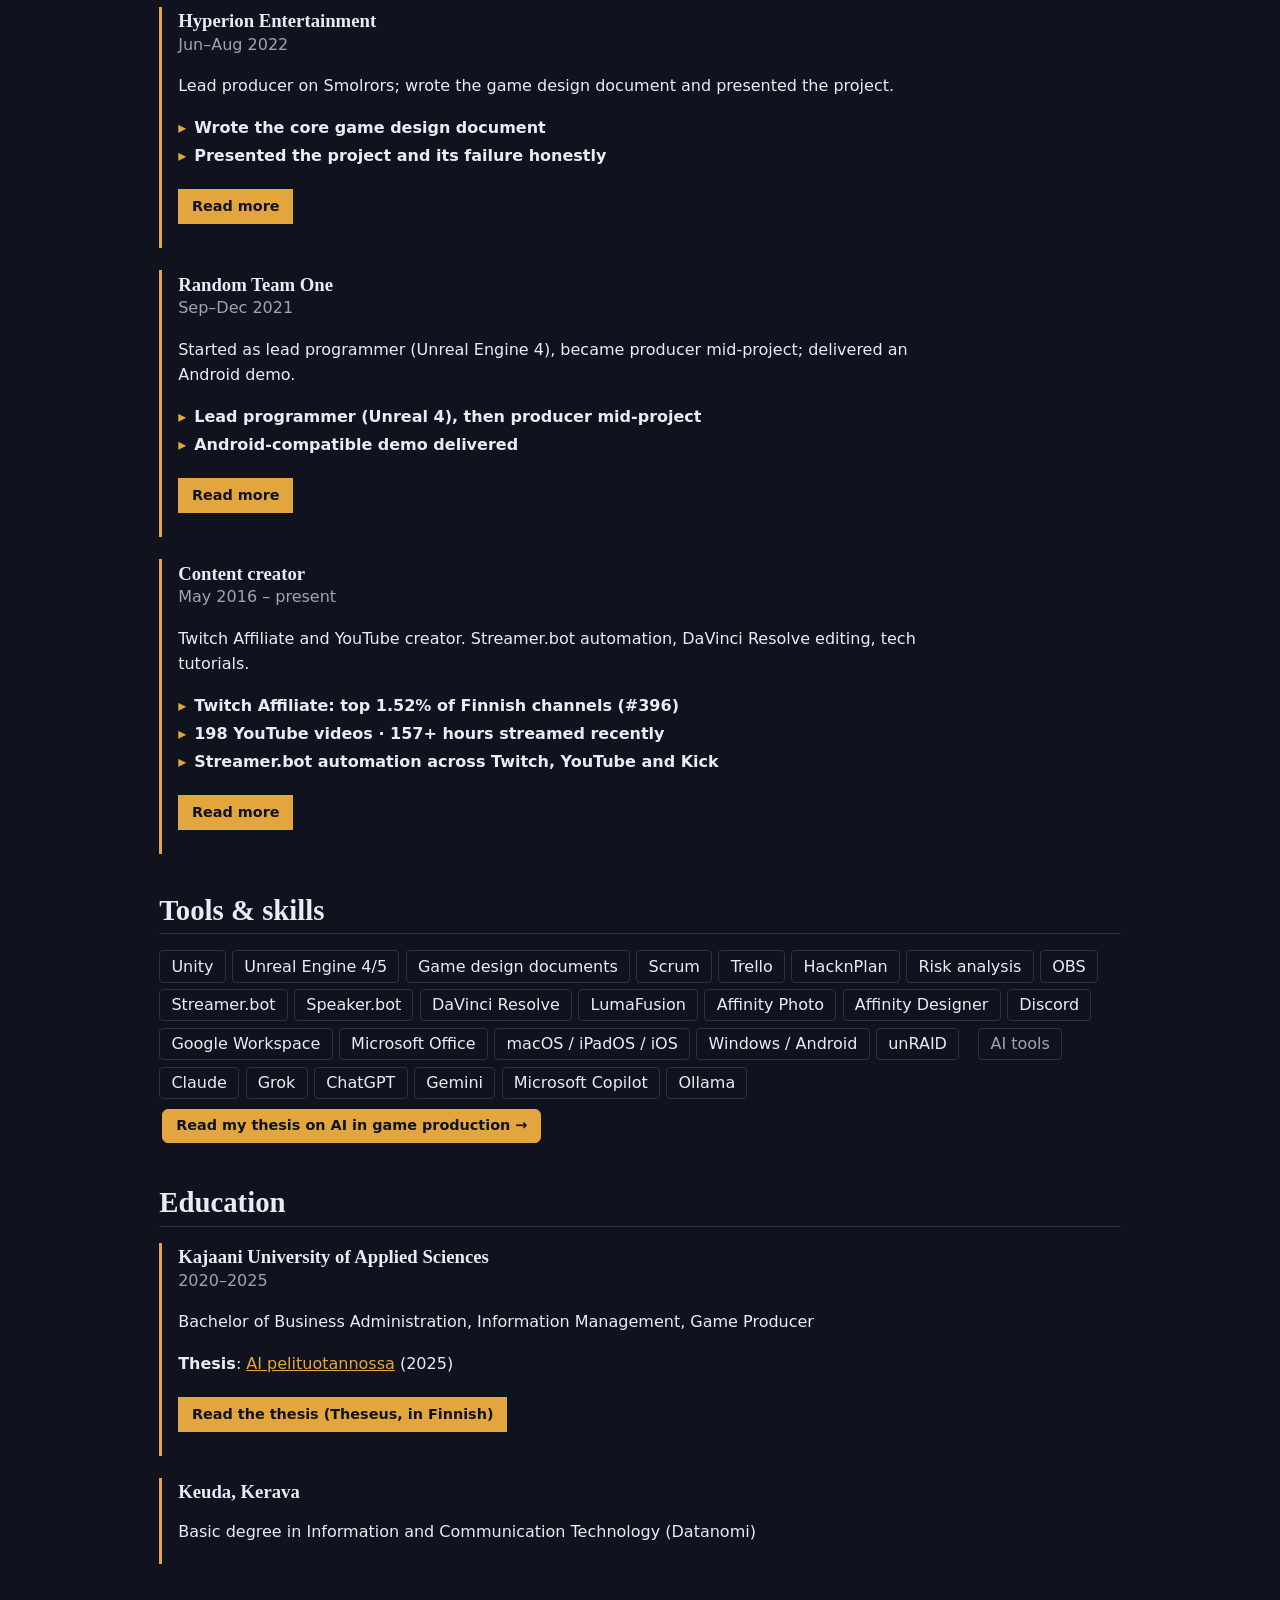
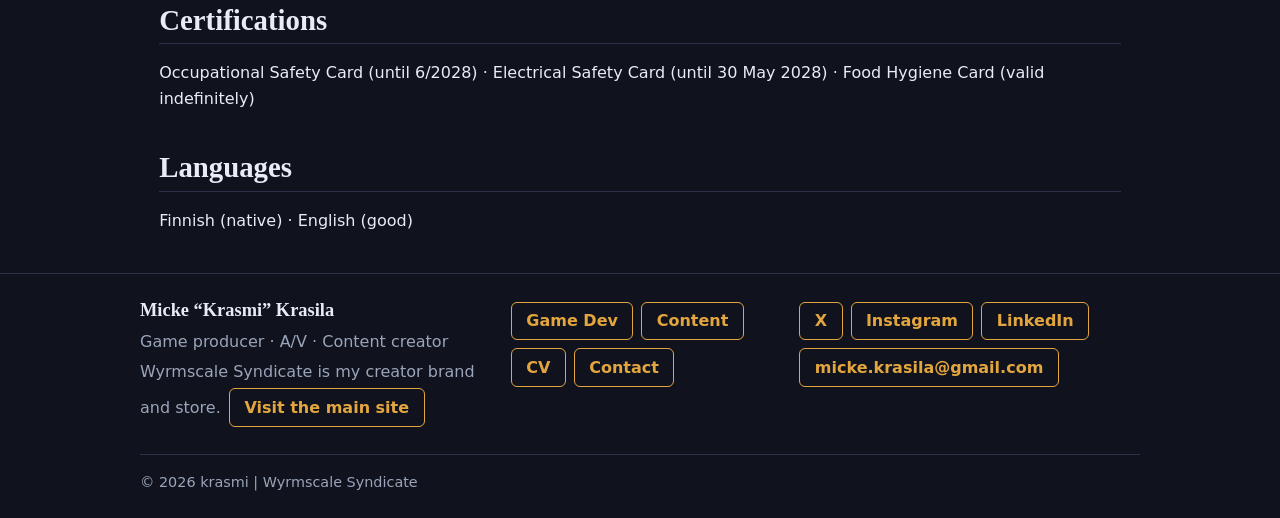
<file: cv.html>
<!doctype html><html lang="en"><head><meta charset="utf-8"><meta name="viewport" content="width=device-width,initial-scale=1">
<title>CV: Micke Krasila | Krasmi</title><meta name="description" content="CV of Micke Krasila: game production, A/V and content creator experience, tools, education and certifications. Filter by field."><link rel="canonical" href="https://krasmi.wyrmscalesyndicate.com/cv.html"><meta property="og:url" content="https://krasmi.wyrmscalesyndicate.com/cv.html"><meta property="og:type" content="website"><meta property="og:site_name" content="Krasmi | Wyrmscale Syndicate"><meta property="og:locale" content="en_US"><meta property="og:locale:alternate" content="fi_FI"><meta property="og:title" content="CV: Micke Krasila | Krasmi"><meta property="og:description" content="CV of Micke Krasila: game production, A/V and content creator experience, tools, education and certifications. Filter by field."><meta property="og:image" content="https://krasmi.wyrmscalesyndicate.com/assets/og-game.jpg"><meta property="og:image:width" content="1200"><meta property="og:image:height" content="630"><meta property="og:image:alt" content="Game Dev portfolio of Micke Krasila (Krasmi)"><meta name="twitter:card" content="summary_large_image"><meta name="twitter:title" content="CV: Micke Krasila | Krasmi"><meta name="twitter:description" content="CV of Micke Krasila: game production, A/V and content creator experience, tools, education and certifications. Filter by field."><meta name="twitter:image" content="https://krasmi.wyrmscalesyndicate.com/assets/og-game.jpg"><meta name="twitter:image:alt" content="Game Dev portfolio of Micke Krasila (Krasmi)"><link rel="icon" href="assets/favicon.png" type="image/png"><link rel="apple-touch-icon" href="assets/apple-touch-icon.png"><meta name="theme-color" content="#10131d">
<script>try{var q=new URLSearchParams(location.search).get("theme"),s=sessionStorage;if(q)s.setItem("theme",q);var t=q||s.getItem("theme");if(t&&t!=="night")document.documentElement.dataset.theme=t}catch(e){}</script><link rel="stylesheet" href="assets/style.css?v=20261110"><script type="application/ld+json">{"@context":"https://schema.org","@type":"ProfilePage","url":"https://krasmi.wyrmscalesyndicate.com/cv.html","mainEntity":{"@type":"Person","@id":"https://krasmi.wyrmscalesyndicate.com/#person","name":"Micke Krasila","alternateName":"Krasmi","url":"https://krasmi.wyrmscalesyndicate.com/","jobTitle":"Game Producer & A/V Content Creator","description":"Finnish game producer, A/V producer and content creator: game production and QA, live broadcast production, esports casting and video editing.","address":{"@type":"PostalAddress","addressCountry":"FI"},"knowsAbout":["Game production","Quality assurance","Live broadcast production","Esports casting","Video editing","OBS Studio","Streamer.bot","DaVinci Resolve","Unity","Unreal Engine"],"alumniOf":{"@type":"CollegeOrUniversity","name":"Kajaani University of Applied Sciences"},"sameAs":["https://wyrmscalesyndicate.com","https://twitch.tv/krasmi","https://youtube.com/@krasmi","https://youtube.com/@lifeofkrasmi","https://tiktok.com/@krasmithedragon","https://instagram.com/krasmithedragon","https://x.com/krasmithedragon","https://kick.com/krasmithedragon","https://bsky.app/profile/wyrmscalesyndicate.com"]}}</script></head><body class="g" data-p="cv"><header></header>
<main><h1>Micke “Krasmi” Krasila</h1><p data-i="prof"></p><p data-status class="st"></p><p class="po">krasmi.wyrmscalesyndicate.com</p><p class="m"><span data-i="loc"></span> · <a href="mailto:micke.krasila@gmail.com">micke.krasila@gmail.com</a><span id="cvtel"></span></p><p class="np"><a class="btn" id="cvpdf" href="assets/Micke-Krasila-CV-en.pdf" download data-i="cvpdf"></a><a class="btn" id="cvfull" href="assets/Micke-Krasila-CV-full-en.pdf" download data-i="cvfull"></a><button class="btn" onclick="print()" data-i="print"></button></p><p class="m np" data-i="pdfnote"></p><div id="flt" class="flt"></div><h2 class="tlh" data-i="tlh"></h2><div id="tl"></div><h2 data-i="exp"></h2><div id="exp"></div>
<h2 data-i="sk"></h2><div id="sk" class="chips"></div>
<h2 data-i="edu"></h2><article><h3 data-i="e1"></h3><p class="m">2020–2025</p><p data-i="e1d"></p><p><b data-i="thesis"></b>: <a href="https://urn.fi/URN:NBN:fi:amk-2025102826615">AI pelituotannossa</a> (2025)</p><p class="np"><a class="btn sm" href="https://urn.fi/URN:NBN:fi:amk-2025102826615" data-i="thbtn"></a></p><p class="po">urn.fi/URN:NBN:fi:amk-2025102826615</p></article><article><h3 data-i="e2"></h3><p data-i="e2d"></p></article>
<h2 data-i="cert"></h2><p data-i="certs"></p>
<h2 data-i="lng"></h2><p data-i="langs"></p></main>
<footer></footer><script src="assets/data.js?v=20261110"></script><script src="assets/app.js?v=20261110"></script></body></html>
</file>
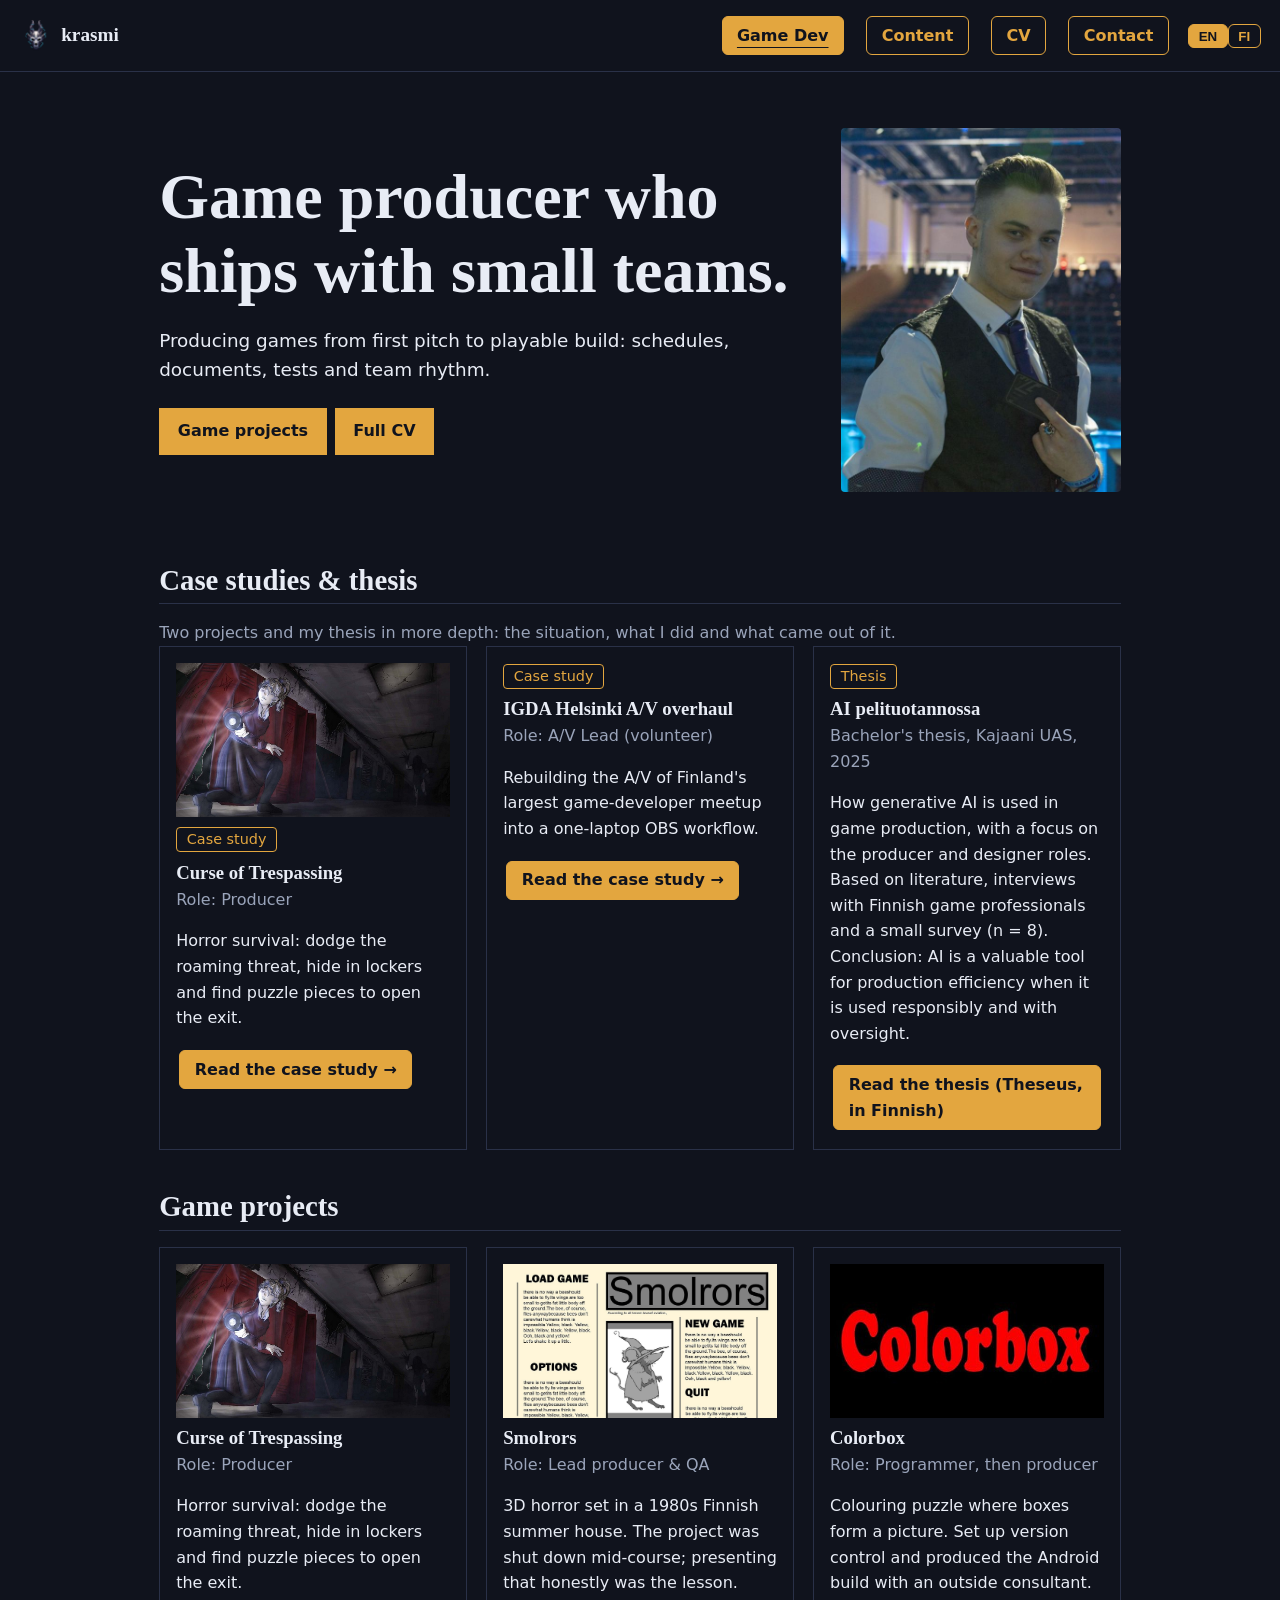
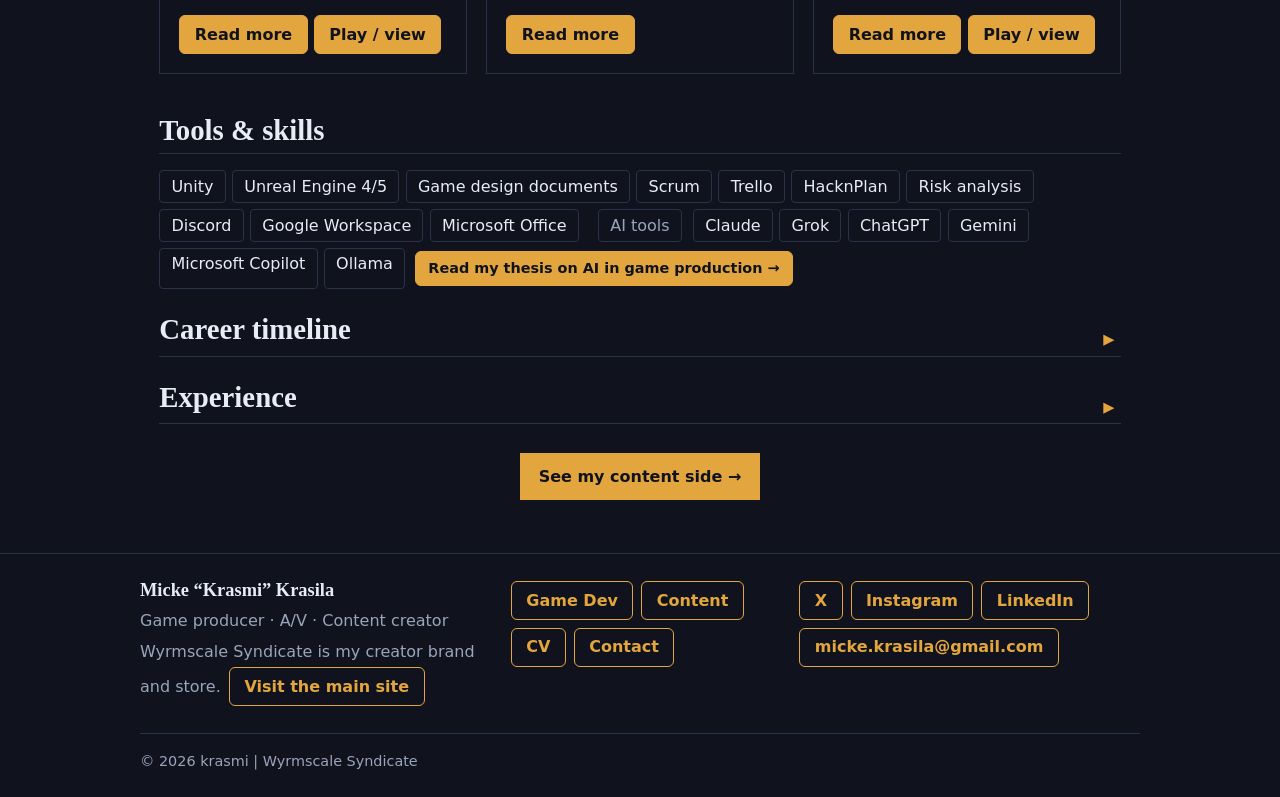
<file: game.html>
<!doctype html><html lang="en"><head><meta charset="utf-8"><meta name="viewport" content="width=device-width,initial-scale=1">
<title>Game Production Portfolio | Krasmi</title><meta name="description" content="Game projects, case studies, tools and experience of Micke Krasila: producer, QA and team lead on small game development teams."><link rel="canonical" href="https://krasmi.wyrmscalesyndicate.com/game.html"><meta property="og:url" content="https://krasmi.wyrmscalesyndicate.com/game.html"><meta property="og:type" content="website"><meta property="og:site_name" content="Krasmi | Wyrmscale Syndicate"><meta property="og:locale" content="en_US"><meta property="og:locale:alternate" content="fi_FI"><meta property="og:title" content="Game Production Portfolio | Krasmi"><meta property="og:description" content="Game projects, case studies, tools and experience of Micke Krasila: producer, QA and team lead on small game development teams."><meta property="og:image" content="https://krasmi.wyrmscalesyndicate.com/assets/og-game.jpg"><meta property="og:image:width" content="1200"><meta property="og:image:height" content="630"><meta property="og:image:alt" content="Game Dev portfolio of Micke Krasila (Krasmi)"><meta name="twitter:card" content="summary_large_image"><meta name="twitter:title" content="Game Production Portfolio | Krasmi"><meta name="twitter:description" content="Game projects, case studies, tools and experience of Micke Krasila: producer, QA and team lead on small game development teams."><meta name="twitter:image" content="https://krasmi.wyrmscalesyndicate.com/assets/og-game.jpg"><meta name="twitter:image:alt" content="Game Dev portfolio of Micke Krasila (Krasmi)"><link rel="icon" href="assets/favicon.png" type="image/png"><link rel="apple-touch-icon" href="assets/apple-touch-icon.png"><meta name="theme-color" content="#10131d">
<script>try{var q=new URLSearchParams(location.search).get("theme"),s=sessionStorage;if(q)s.setItem("theme",q);var t=q||s.getItem("theme");if(t&&t!=="night")document.documentElement.dataset.theme=t}catch(e){}</script><link rel="stylesheet" href="assets/style.css?v=20261110"><script type="application/ld+json">{"@context":"https://schema.org","@type":"CollectionPage","name":"Game Production Portfolio","url":"https://krasmi.wyrmscalesyndicate.com/game.html","author":{"@id":"https://krasmi.wyrmscalesyndicate.com/#person"},"mainEntity":{"@type":"ItemList","itemListElement":[{"@type":"ListItem","position":1,"item":{"@type":"CreativeWork","name":"Curse of Trespassing","url":"https://krasmi.wyrmscalesyndicate.com/curse-of-trespassing.html","description":"Horror game by a student team; Micke Krasila was producer and QA.","creator":{"@id":"https://krasmi.wyrmscalesyndicate.com/#person"},"inLanguage":["en","fi"],"sameAs":"https://nallerheim.itch.io/curse-of-trespassing"}},{"@type":"ListItem","position":2,"item":{"@type":"CreativeWork","name":"Smolrors","url":"https://krasmi.wyrmscalesyndicate.com/smolrors.html","description":"3D horror project set in a 1980s Finnish summer house; Micke Krasila was lead producer and QA.","creator":{"@id":"https://krasmi.wyrmscalesyndicate.com/#person"},"inLanguage":["en","fi"]}},{"@type":"ListItem","position":3,"item":{"@type":"CreativeWork","name":"Colorbox","url":"https://krasmi.wyrmscalesyndicate.com/colorbox.html","description":"Colouring puzzle game; Micke Krasila started as lead programmer and became producer.","creator":{"@id":"https://krasmi.wyrmscalesyndicate.com/#person"},"inLanguage":["en","fi"]}},{"@type":"ListItem","position":4,"item":{"@type":"CreativeWork","name":"IGDA Helsinki A/V overhaul","url":"https://krasmi.wyrmscalesyndicate.com/igda-av-overhaul.html","description":"Case study: one-laptop OBS workflow for Finland's largest game developer meetup.","creator":{"@id":"https://krasmi.wyrmscalesyndicate.com/#person"},"inLanguage":["en","fi"]}}]}}</script></head><body class="g" data-p="g" data-f="game"><header></header>
<main><section class="hero"><div><h1 data-i="gh"></h1><p data-i="gp"></p><a class="btn" href="#proj" data-i="proj"></a><a class="btn" href="cv.html" data-href="cv.html" data-i="full"></a></div><img src="assets/portrait.jpg" alt="Micke Krasila"></section>
<h2 data-i="cases"></h2><p class="m" data-i="casesd"></p><div id="cases" class="grid"></div><h2 data-i="proj"></h2><div id="proj" class="grid"></div>
<h2 data-i="sk"></h2><div id="sk" class="chips"></div>
<details class="sec" id="timeline"><summary><h2 data-i="tlh"></h2></summary><div id="tl"></div></details><details class="sec" id="experience"><summary><h2 data-i="exp"></h2></summary><div id="flt" class="flt"></div><div id="exp"></div></details><p class="cvl"><a class="btn" data-href="content.html" data-i="seec"></a></p></main>
<footer></footer><script src="assets/data.js?v=20261110"></script><script src="assets/app.js?v=20261110"></script></body></html>
</file>
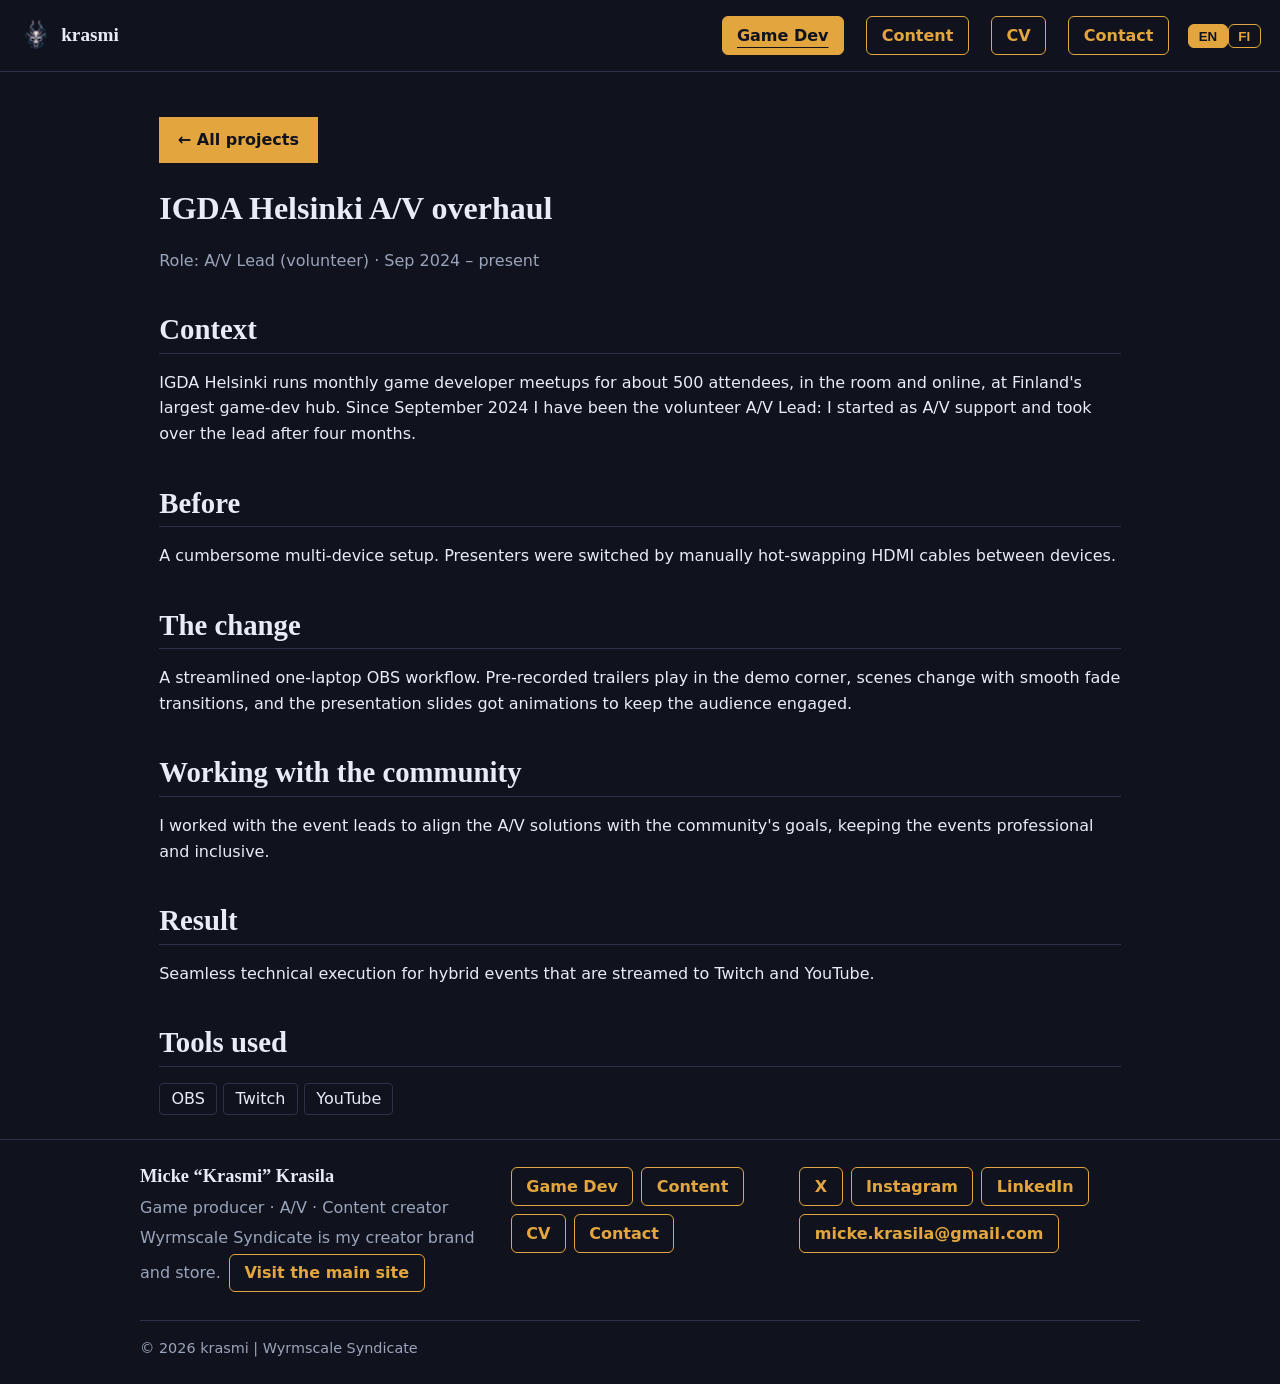
<file: igda-av-overhaul.html>
<!doctype html><html lang="en"><head><meta charset="utf-8"><meta name="viewport" content="width=device-width,initial-scale=1">
<title>IGDA Helsinki A/V Overhaul: Case Study | Krasmi</title><meta name="description" content="Case study: how Micke Krasila rebuilt the A/V setup of IGDA Helsinki's monthly game developer meetups into a one-laptop OBS workflow."><link rel="canonical" href="https://krasmi.wyrmscalesyndicate.com/igda-av-overhaul.html"><meta property="og:url" content="https://krasmi.wyrmscalesyndicate.com/igda-av-overhaul.html"><meta property="og:type" content="website"><meta property="og:site_name" content="Krasmi | Wyrmscale Syndicate"><meta property="og:locale" content="en_US"><meta property="og:locale:alternate" content="fi_FI"><meta property="og:title" content="IGDA Helsinki A/V Overhaul: Case Study | Krasmi"><meta property="og:description" content="Case study: how Micke Krasila rebuilt the A/V setup of IGDA Helsinki's monthly game developer meetups into a one-laptop OBS workflow."><meta property="og:image" content="https://krasmi.wyrmscalesyndicate.com/assets/og-game.jpg"><meta property="og:image:width" content="1200"><meta property="og:image:height" content="630"><meta property="og:image:alt" content="Game Dev portfolio of Micke Krasila (Krasmi)"><meta name="twitter:card" content="summary_large_image"><meta name="twitter:title" content="IGDA Helsinki A/V Overhaul: Case Study | Krasmi"><meta name="twitter:description" content="Case study: how Micke Krasila rebuilt the A/V setup of IGDA Helsinki's monthly game developer meetups into a one-laptop OBS workflow."><meta name="twitter:image" content="https://krasmi.wyrmscalesyndicate.com/assets/og-game.jpg"><meta name="twitter:image:alt" content="Game Dev portfolio of Micke Krasila (Krasmi)"><link rel="icon" href="assets/favicon.png" type="image/png"><link rel="apple-touch-icon" href="assets/apple-touch-icon.png"><meta name="theme-color" content="#10131d">
<script>try{var q=new URLSearchParams(location.search).get("theme"),s=sessionStorage;if(q)s.setItem("theme",q);var t=q||s.getItem("theme");if(t&&t!=="night")document.documentElement.dataset.theme=t}catch(e){}</script><link rel="stylesheet" href="assets/style.css?v=20261110"><script type="application/ld+json">{"@context":"https://schema.org","@type":"CreativeWork","name":"IGDA Helsinki A/V overhaul: case study","url":"https://krasmi.wyrmscalesyndicate.com/igda-av-overhaul.html","description":"Rebuilding the A/V setup of a monthly game developer meetup into a one-laptop OBS workflow.","creator":{"@id":"https://krasmi.wyrmscalesyndicate.com/#person"},"inLanguage":["en","fi"],"about":"Live broadcast production"}</script></head><body class="g" data-p="g"><header></header>
<main id="pj" data-n="3"></main>
<footer></footer><script src="assets/data.js?v=20261110"></script><script src="assets/app.js?v=20261110"></script></body></html>
</file>
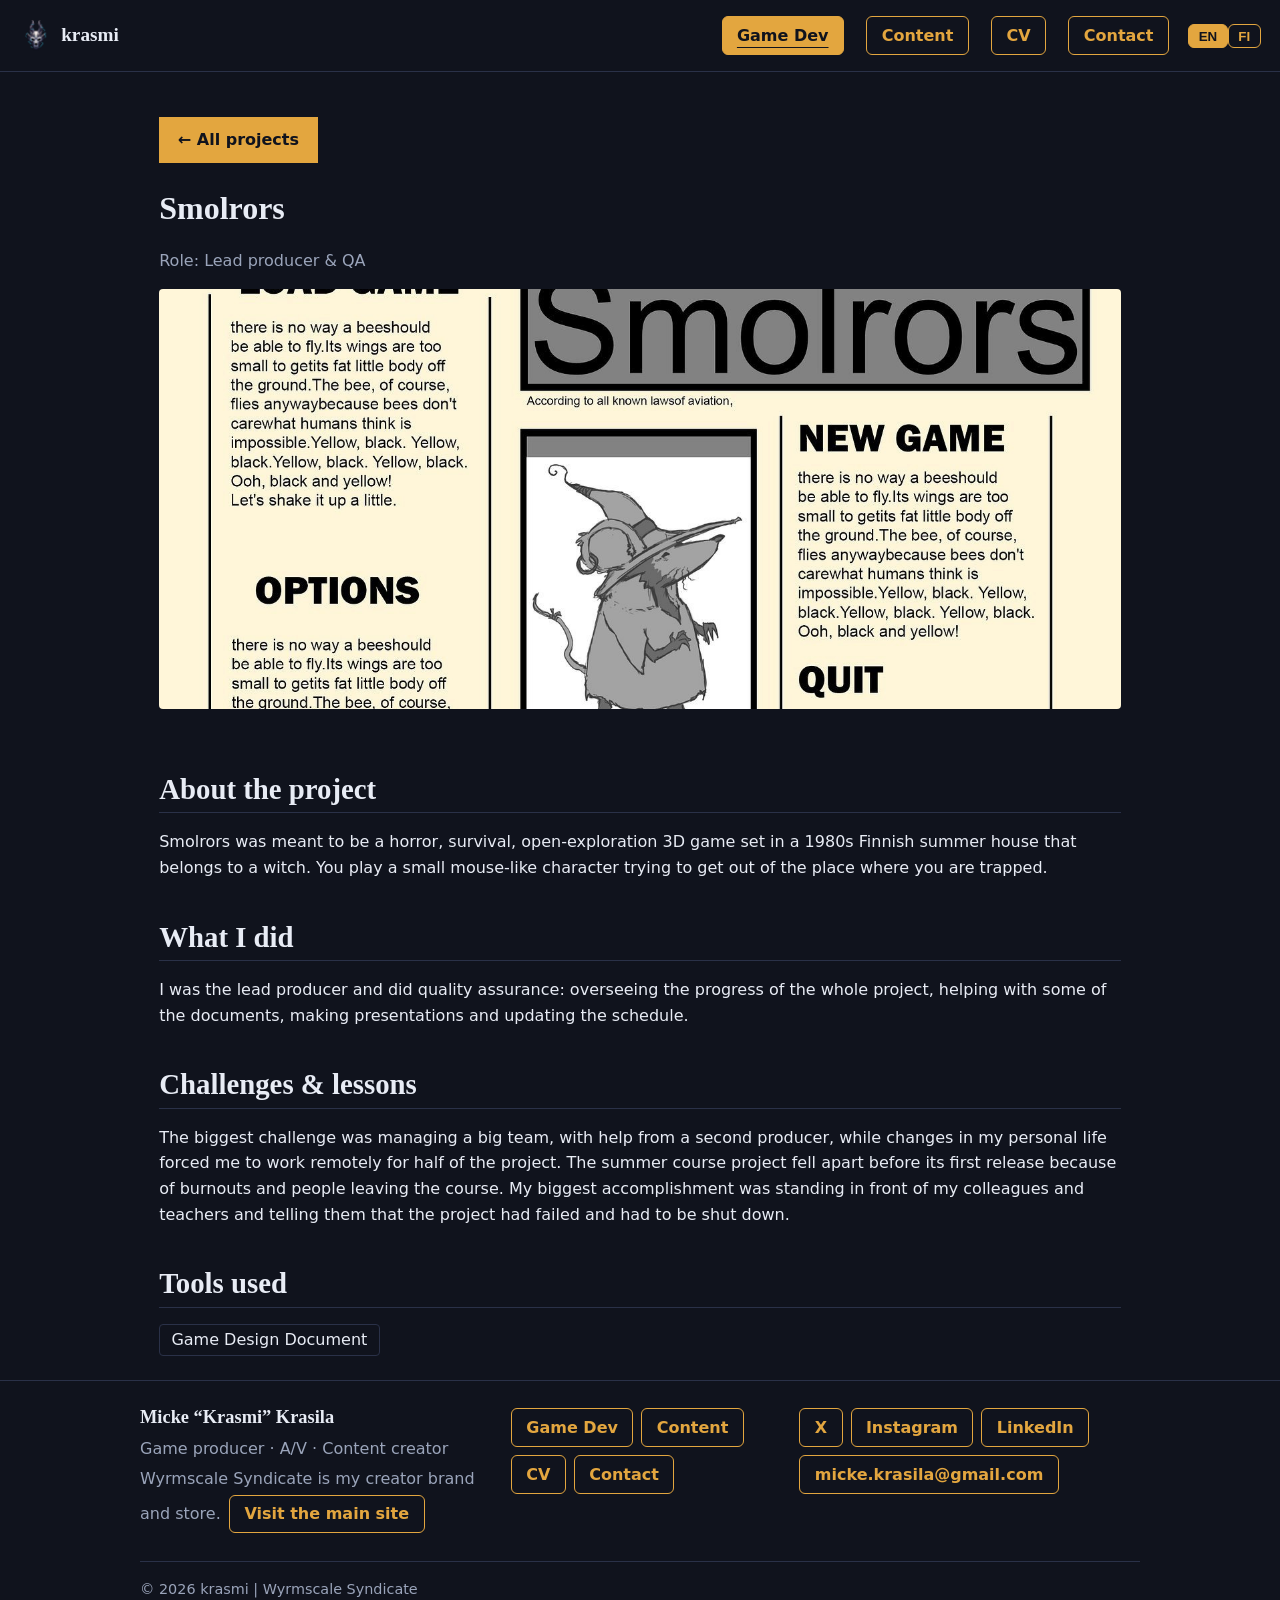
<file: smolrors.html>
<!doctype html><html lang="en"><head><meta charset="utf-8"><meta name="viewport" content="width=device-width,initial-scale=1">
<title>Smolrors: Game Project | Krasmi</title><meta name="description" content="Smolrors: a 3D horror survival project set in a 1980s Finnish summer house. Micke Krasila was lead producer and QA."><link rel="canonical" href="https://krasmi.wyrmscalesyndicate.com/smolrors.html"><meta property="og:url" content="https://krasmi.wyrmscalesyndicate.com/smolrors.html"><meta property="og:type" content="website"><meta property="og:site_name" content="Krasmi | Wyrmscale Syndicate"><meta property="og:locale" content="en_US"><meta property="og:locale:alternate" content="fi_FI"><meta property="og:title" content="Smolrors: Game Project | Krasmi"><meta property="og:description" content="Smolrors: a 3D horror survival project set in a 1980s Finnish summer house. Micke Krasila was lead producer and QA."><meta property="og:image" content="https://krasmi.wyrmscalesyndicate.com/assets/og-game.jpg"><meta property="og:image:width" content="1200"><meta property="og:image:height" content="630"><meta property="og:image:alt" content="Game Dev portfolio of Micke Krasila (Krasmi)"><meta name="twitter:card" content="summary_large_image"><meta name="twitter:title" content="Smolrors: Game Project | Krasmi"><meta name="twitter:description" content="Smolrors: a 3D horror survival project set in a 1980s Finnish summer house. Micke Krasila was lead producer and QA."><meta name="twitter:image" content="https://krasmi.wyrmscalesyndicate.com/assets/og-game.jpg"><meta name="twitter:image:alt" content="Game Dev portfolio of Micke Krasila (Krasmi)"><link rel="icon" href="assets/favicon.png" type="image/png"><link rel="apple-touch-icon" href="assets/apple-touch-icon.png"><meta name="theme-color" content="#10131d">
<script>try{var q=new URLSearchParams(location.search).get("theme"),s=sessionStorage;if(q)s.setItem("theme",q);var t=q||s.getItem("theme");if(t&&t!=="night")document.documentElement.dataset.theme=t}catch(e){}</script><link rel="stylesheet" href="assets/style.css?v=20261110"><script type="application/ld+json">{"@context":"https://schema.org","@type":"CreativeWork","name":"Smolrors: game project","url":"https://krasmi.wyrmscalesyndicate.com/smolrors.html","description":"3D horror project; lead producer and QA.","creator":{"@id":"https://krasmi.wyrmscalesyndicate.com/#person"},"inLanguage":["en","fi"]}</script></head><body class="g" data-p="g"><header></header>
<main id="pj" data-n="1"></main>
<footer></footer><script src="assets/data.js?v=20261110"></script><script src="assets/app.js?v=20261110"></script></body></html>
</file>
<file: assets/style.css>
:root{--bgg:#10131d;--bgc:#081027;--tx:#e8ecf5;--mu:#9aa4ba;--ln:#2a3148;--ag:#e3a63f;--ac:#3fd0ff;--pg:linear-gradient(#1b2748,#10131d);--pc:radial-gradient(circle at 50% 30%,#12307a,#081027 70%);--ptx:#fff;--pts:0 2px 14px #000;--inp:#1a2033;--okc:#7be0a0;--errc:#ff8a8a;--card:transparent;--bg:var(--bgg);--a:var(--ag);--f:Georgia,"Iowan Old Style",serif}
body.c{--bg:var(--bgc);--a:var(--ac)}
*{box-sizing:border-box}html{scroll-behavior:smooth}
body{margin:0;background:var(--page,var(--bg));background-attachment:fixed;color:var(--tx);font:16px/1.6 system-ui,sans-serif}
a{color:var(--a)}h1,h2,h3{font-family:var(--f);line-height:1.15}
:focus-visible{outline:3px solid var(--a);outline-offset:3px}
header{display:flex;gap:1rem;align-items:center;flex-wrap:wrap;padding:.8rem 1.2rem;border-bottom:1px solid var(--ln)}
header .lg{font:700 1.2rem var(--f);color:var(--tx);text-decoration:none;margin-right:auto;display:flex;align-items:center;gap:.5rem}
header .lg img{height:34px}nav{display:flex;gap:1rem}nav a{color:var(--tx);text-decoration:none}nav a[aria-current]{color:var(--a);text-decoration:underline;text-underline-offset:6px}
.lang button{background:none;color:var(--mu);border:1px solid var(--ln);padding:.2rem .6rem;cursor:pointer}.lang button[aria-pressed=true]{color:var(--bg);background:var(--a);border-color:var(--a)}
main{max-width:1000px;margin:auto;padding:1.5rem 1.2rem}
.hero{display:grid;grid-template-columns:1fr 280px;gap:2rem;align-items:center;padding:2rem 0}.hero img{width:100%;border-radius:4px}
.hero h1{font-size:clamp(2.2rem,6vw,4rem);margin:0 0 .6rem}.hero p{font-size:1.15rem;max-width:52ch}
.btn{display:inline-block;padding:.6rem 1.1rem;background:var(--a);color:var(--bg);font-weight:700;text-decoration:none;margin:.3rem .5rem .3rem 0}
h2{font-size:1.8rem;margin:2.5rem 0 1rem;border-bottom:1px solid var(--ln);padding-bottom:.4rem}
.flt{display:flex;gap:.5rem;flex-wrap:wrap;margin:1rem 0}.flt button{background:none;color:var(--tx);border:1px solid var(--ln);padding:.35rem .9rem;border-radius:99px;cursor:pointer}.flt button[aria-pressed=true]{background:var(--a);color:var(--bg);border-color:var(--a)}
.grid{display:grid;grid-template-columns:repeat(auto-fill,minmax(250px,1fr));gap:1.2rem}
.card{border:1px solid var(--ln);padding:1rem;background:var(--card)}.card img{width:100%;aspect-ratio:16/9;object-fit:cover;background:var(--ln);display:block;margin-bottom:.6rem}.card h3{margin:.2rem 0}
.m{color:var(--mu);margin:0}article{border-left:3px solid var(--a);padding:.2rem 0 .2rem 1rem;margin:0 0 1.4rem;max-width:75ch}article h3{margin:0}
.chips{display:flex;flex-wrap:wrap;gap:.4rem}.chips span{border:1px solid var(--ln);padding:.15rem .7rem;border-radius:4px}
.v{aspect-ratio:16/9;width:100%;border:0;background:#000 center/cover;cursor:pointer;position:relative}.v:after{content:"▶";position:absolute;inset:0;display:grid;place-items:center;font-size:3rem;color:#fff;text-shadow:0 2px 12px #000}
iframe.v{display:block}details{margin:1rem 0}summary{cursor:pointer;color:var(--a)}
footer{border-top:1px solid var(--ln);padding:1.5rem 1.2rem;text-align:center;color:var(--mu)}footer a{margin:0 .5rem}
.split{display:flex;min-height:calc(100vh - 140px);max-width:none;padding:0}
.split .h{flex:1;display:flex;align-items:flex-end;justify-content:center;position:relative;overflow:hidden;color:var(--ptx);text-decoration:none;transition:flex .4s;padding:2rem}
.split .h:hover,.split .h:focus-visible{flex:1.35}
.split .g{background:var(--pg)}.split .c{background:var(--pc)}
.split img{position:absolute;top:2rem;height:72%;max-width:none}.g img{right:-20%}.c img{left:-20%}
.split span{position:relative;text-align:center;text-shadow:var(--pts)}.split b{display:block;font:700 clamp(2rem,6vw,4rem) var(--f)}
.cvl{text-align:center;padding:.8rem}
@media(max-width:700px){.hero{grid-template-columns:1fr}.split{flex-direction:column}.split img{height:55%}.split .h{min-height:50vh}}
@media(prefers-reduced-motion:reduce){*{transition:none!important;scroll-behavior:auto!important}}
.split img{-webkit-mask-image:linear-gradient(#000 80%,transparent);mask-image:linear-gradient(#000 80%,transparent)}
nav{flex-wrap:wrap}header{gap:.4rem 1rem}footer{overflow-wrap:anywhere}@media(max-width:700px){nav{gap:.6rem}header .lg img{height:28px}}
.k{display:inline-block;border:1px solid var(--a);color:var(--a);padding:0 .6rem;border-radius:4px;font-size:.9rem}.big{font:700 2.4rem var(--f);margin:0;color:var(--a)}button.btn{border:0;cursor:pointer;font:inherit;font-weight:700}ul{padding-left:1.1rem;margin:.4rem 0}
@media print{header,footer,.flt,.btn,.np{display:none!important}body{background:#fff!important;color:#000}a{color:#000}article{break-inside:avoid}}

header{position:sticky;top:0;z-index:50;background:var(--hdr,var(--bg));backdrop-filter:blur(8px)}html{scroll-padding-top:90px}
nav a,footer a,.chips a,.card a,summary,.lang button{display:inline-block;border:1px solid var(--a);color:var(--a);padding:.35rem .9rem;border-radius:6px;text-decoration:none;font-weight:600;cursor:pointer;margin:.2rem}
nav a:hover,footer a:hover,.chips a:hover,.card a:hover,summary:hover,.btn:hover,.lang button:hover{background:var(--tx);color:var(--bg);border-color:var(--tx)}
nav a[aria-current]{background:var(--a);color:var(--bg)}.lang button{padding:.2rem .6rem;margin:0}.lang button[aria-pressed=true]{background:var(--a);color:var(--bg)}
.cvl .btn{margin:0}
.split .h{flex-direction:column;align-items:center;justify-content:center;gap:1rem;padding:1.5rem}
.split img{position:static;height:auto;width:auto;max-height:52vh;max-width:80%;-webkit-mask-image:none;mask-image:none;transition:transform .4s}
.split .h:hover img,.split .h:focus-visible img{transform:scale(1.08)}.split i{font-style:normal;display:inline-block;margin-top:.8rem}
@media(max-width:700px){.split img{max-height:26vh}.split .h{min-height:auto}header{padding:.5rem .8rem}}
.split small{display:block}

.ic{height:1.1em;width:1.1em;vertical-align:-.18em;margin-right:.45rem}a:hover .ic,.btn:hover .ic,summary:hover .ic{filter:invert(1)}
#latest{grid-template-columns:repeat(2,minmax(0,1fr))}.ph{width:100%;max-height:420px;object-fit:cover;margin:1rem 0;border-radius:4px}
@media(max-width:700px){#latest{grid-template-columns:1fr}}

a.btn,button.btn{background:var(--a);color:var(--bg);border:1px solid var(--a)}a.btn:hover,button.btn:hover{background:var(--tx);color:var(--bg);border-color:var(--tx)}
main,footer{overflow-wrap:anywhere}img,iframe{max-width:100%}.sr{position:absolute;left:-9999px}
.mb{display:none;background:none;color:var(--a);border:1px solid var(--a);border-radius:6px;font-size:1.3rem;padding:.2rem .7rem;cursor:pointer}
.pl{list-style:none;padding:0}.pl li{display:flex;justify-content:space-between;gap:1rem;align-items:center;border-bottom:1px solid var(--ln);padding:.3rem 0;break-inside:avoid}.pl.sh{columns:2;column-gap:2rem}
.pl-logo{max-height:40px;max-width:100%;object-fit:contain;margin-bottom:.5rem;aspect-ratio:auto;width:auto}.cta{margin-top:2rem}
form label{display:block;margin:.8rem 0 .2rem}input,select,textarea{width:100%;font:inherit;background:var(--inp);color:var(--tx);border:1px solid var(--ln);border-radius:6px;padding:.6rem}textarea{min-height:140px}[aria-invalid=true]{border-color:var(--errc)}
.err{color:var(--errc);margin:.2rem 0}.ok{color:var(--okc)}#msg:not(:empty){padding:.8rem;border:1px solid currentColor;border-radius:6px;margin-top:1rem}
@media(max-width:700px){.mb{display:inline-block;order:4}.lang{order:3}header nav{display:none;order:5;width:100%;flex-direction:column}header nav.open{display:flex}header nav a{text-align:center;padding:.7rem}.hw{display:none}.lang button{padding:.5rem .8rem}.pl.sh{columns:1}.pl li{flex-wrap:wrap}}
@media(max-width:700px){button,.btn,header nav a,summary,.chips a,.flt button,.card a{min-height:44px;display:inline-flex;align-items:center;justify-content:center}.lang button,.mb{min-height:44px;min-width:44px}}
@media(max-width:700px){.hw{display:none!important}footer a{min-height:44px;display:inline-flex;align-items:center}}

.pl-logo{height:56px;max-width:100%;width:auto;object-fit:contain;background:#fff;padding:5px 8px;border-radius:6px;margin-bottom:.6rem;display:block}
.xl{float:right;height:44px;max-width:120px;width:auto;object-fit:contain;background:#fff;padding:4px 6px;border-radius:6px;margin:0 0 .5rem 1rem}article:after{content:"";display:block;clear:both}
.card img.pl-logo{width:auto;aspect-ratio:auto;object-fit:contain;height:56px;max-width:100%;background:#fff;padding:5px 8px;margin-bottom:.6rem}

/* ===== Round 2 ===== */
[data-g=game]{--c:#e3a63f}[data-g=av]{--c:#3fd0ff}[data-g=content]{--c:#b48cff}[data-g=tech]{--c:#7be0a0}
.intro{text-align:center;padding:1.4rem 1rem .6rem}.intro h1{margin:0;font-size:clamp(1.8rem,5vw,2.8rem)}.intro p{max-width:62ch;margin:.5rem auto}
.split{min-height:max(460px,calc(100vh - 360px))}.tg{display:block;font-style:normal;font-size:.85rem;opacity:.9;margin-top:.5rem}
.st{display:inline-flex;gap:.6rem;align-items:center;border:1px solid var(--okc);border-radius:99px;padding:.4rem 1rem;margin:.4rem 0}.st:empty{display:none}.st b{color:var(--okc)}.dot{width:.7rem;height:.7rem;border-radius:50%;background:var(--okc);box-shadow:0 0 0 4px color-mix(in srgb,var(--okc) 25%,transparent);flex:none}
.btn.sm{padding:.3rem .8rem;font-size:.9rem}.mt{max-width:75ch}.card .k{margin-bottom:.4rem}figure{margin:0}figure img{width:100%;border-radius:4px}
#tl{--lw:250px;margin:1rem 0}.tl-lg{display:flex;gap:1rem;flex-wrap:wrap;margin:0 0 .6rem}.tl-lg i{display:inline-block;width:.8em;height:.8em;border-radius:2px;background:var(--c);margin-right:.4rem}
.tl-ax{display:grid;grid-template-columns:repeat(var(--n),1fr);margin-left:var(--lw);color:var(--mu);font-size:.8rem;border-bottom:1px solid var(--ln)}.tl-ax span{border-left:1px solid var(--ln);padding-left:.3rem}
.tl{list-style:none;padding:0;margin:0}.tl li{display:grid;grid-template-columns:var(--lw) 1fr;align-items:center;padding:.4rem 0;border-bottom:1px dotted var(--ln)}.tl-l{padding-right:1rem}.tl-l b{display:block}.tl-l .m{font-size:.85rem}
.tl-t{position:relative;height:16px;background-image:linear-gradient(90deg,var(--ln) 1px,transparent 1px);background-size:calc(100%/var(--n)) 100%}.tl-t i{position:absolute;top:2px;bottom:2px;border-radius:4px;background:var(--c);min-width:6px}
.sub{position:sticky;top:var(--hh,64px);z-index:40;background:var(--hdr,var(--bg));display:flex;gap:.4rem;overflow-x:auto;padding:.5rem 0;border-bottom:1px solid var(--ln);white-space:nowrap;margin-bottom:1rem}
.sub a{flex:none;display:inline-flex;align-items:center;min-height:40px;border:1px solid var(--a);color:var(--a);padding:.2rem .9rem;border-radius:99px;text-decoration:none;font-weight:600}.sub a:hover{background:var(--tx);color:var(--bg);border-color:var(--tx)}
details.sec{margin:1rem 0}.sec>summary{display:block;list-style:none;margin:0;padding:0;border:0;border-bottom:1px solid var(--ln);border-radius:0;background:none;color:var(--tx);cursor:pointer;position:relative;min-height:0}.sec>summary::-webkit-details-marker{display:none}.sec>summary:hover{background:none;color:var(--tx)}
.sec>summary h2{margin:1.5rem 0 .6rem;border:0;padding:0}.sec>summary:after{content:"▾";position:absolute;right:.4rem;top:50%;transform:translateY(-35%);color:var(--a);font-size:1.4rem}.sec:not([open])>summary:after{content:"▸"}
section[id],details[id]{scroll-margin-top:150px}.top{position:fixed;right:1rem;bottom:1rem;z-index:60;margin:0}
@media(max-width:700px){#tl{--lw:0px}.tl li{grid-template-columns:1fr;gap:.3rem}.tl-ax{margin-left:0}.top{min-height:44px}.sec>summary{display:block}}
@page{size:A4;margin:14mm}
@media print{html,html[data-theme]{--bgg:#fff;--bgc:#fff;--tx:#111;--mu:#555;--ln:#ccc;--ag:#7a4f00;--ac:#7a4f00;--page:#fff;--hdr:#fff;--card:transparent;--okc:#2a8a55}body{background:#fff!important;font-size:10.5pt;line-height:1.4}main{max-width:none;padding:0}
header,footer,.flt,.np,.sub,.top,.ic,.btn,button{display:none!important}.mt[hidden]{display:none!important}html.full .mt[hidden]{display:block!important}html.full .ss,html.full .ka{display:none}a{color:#111;text-decoration:none}article,.tl li{break-inside:avoid}.xl{height:26px}h2{break-after:avoid}
.st{border-color:#555}.dot{background:#2a8a55;box-shadow:none}.st b{color:#111}.tl-t i,.dot,.tl-lg i{-webkit-print-color-adjust:exact;print-color-adjust:exact}.chips span{border-color:#aaa}}
.po{display:none}@media print{.po{display:block}}
@media print{.ss{display:none}}
@media(max-width:700px){p.m a{display:inline-flex;align-items:center;min-height:44px}}

html[data-theme=aurora]{--bgg:#0a1f1c;--bgc:#0a1a2b;--ln:#254a45;--mu:#9bb8b2;--ag:#6ee7b7;--ac:#7dd3fc;--pg:linear-gradient(#124a42,#0a1f1c);--pc:radial-gradient(circle at 50% 30%,#14507a,#0a1a2b 70%);--inp:#0f2a26}
html[data-theme=ember]{--bgg:#1a1210;--bgc:#1b0f17;--tx:#f5ece6;--mu:#c4aaa0;--ln:#4a2f2a;--ag:#ff8a4c;--ac:#ff6b9a;--pg:linear-gradient(#5a2a1a,#1a1210);--pc:radial-gradient(circle at 50% 30%,#7a1f4a,#1b0f17 70%);--inp:#2a1b18}
html[data-theme=orchid]{--bgg:#171028;--bgc:#1b0f33;--ln:#3b2c63;--mu:#b3a6d6;--ag:#f5b942;--ac:#c4a1ff;--pg:linear-gradient(#3a2470,#171028);--pc:radial-gradient(circle at 50% 30%,#5a2aa0,#1b0f33 70%);--inp:#241a3d}
html[data-theme=paper]{--bgg:#f6f4ef;--bgc:#eef3fb;--tx:#14213d;--mu:#52607a;--ln:#cfd6e4;--ag:#8a4b00;--ac:#0a5ea8;--pg:linear-gradient(#e6dcc8,#f6f4ef);--pc:radial-gradient(circle at 50% 30%,#cfe3ff,#eef3fb 70%);--ptx:#14213d;--pts:none;--inp:#fff;--okc:#1e7a46;--errc:#b3261e;--card:#fff;--hdr:#f6f4efee}
html[data-theme=graphite]{--bgg:#121212;--bgc:#101416;--tx:#ededed;--mu:#9a9a9a;--ln:#2e2e2e;--ag:#d4af37;--ac:#4fd1c5;--pg:linear-gradient(#2a2a2a,#121212);--pc:radial-gradient(circle at 50% 30%,#1f3a38,#101416 70%);--inp:#1c1c1c}
html[data-theme=brand]{--bgg:#2D1D6A;--bgc:#2D1D6A;--tx:#fff;--mu:#eaf0ff;--ln:rgba(255,255,255,.3);--ag:#ffeeb5;--ac:#c4f3ff;--page:linear-gradient(135deg,#2D6CA8 0%,#2D4486 50%,#2D1D6A 100%);--pg:linear-gradient(rgba(255,255,255,.1),rgba(10,10,40,.35));--pc:radial-gradient(circle at 50% 30%,rgba(255,255,255,.16),rgba(10,10,40,.35) 70%);--inp:rgba(10,15,45,.55);--card:rgba(10,15,45,.28);--hdr:rgba(36,48,110,.85)}
html[data-theme=paper] .ic{filter:invert(1)}html[data-theme=paper] a:hover .ic,html[data-theme=paper] .btn:hover .ic,html[data-theme=paper] summary:hover .ic{filter:none}
footer{text-align:left}.fw{display:grid;grid-template-columns:1.3fr 1fr 1.3fr;gap:1.5rem;max-width:1000px;margin:0 auto;align-items:start}.fb{font:700 1.15rem var(--f);color:var(--tx)}.fa p{margin:.3rem 0}.fn,.fs{display:flex;flex-wrap:wrap;gap:.1rem}.fc{max-width:1000px;margin:1.2rem auto 0;border-top:1px solid var(--ln);padding-top:1rem;font-size:.9rem}
.ka{list-style:none;padding:0;margin:.5rem 0}.ka li{display:flex;gap:.5rem;margin:.15rem 0}.ka li:before{content:"▸";color:var(--a)}.aih{align-self:center;color:var(--mu);margin:0 .3rem 0 .8rem}
#vids{grid-template-columns:repeat(2,minmax(0,1fr))}#vids>div:first-child{grid-column:1/-1}
@media(max-width:700px){.fw{grid-template-columns:1fr}#vids{grid-template-columns:1fr}}
@media print{.aih,.ka li:before{color:#555}}
@media print{html:not(.full) #tl,html:not(.full) .tlh{display:none}}
</file>
